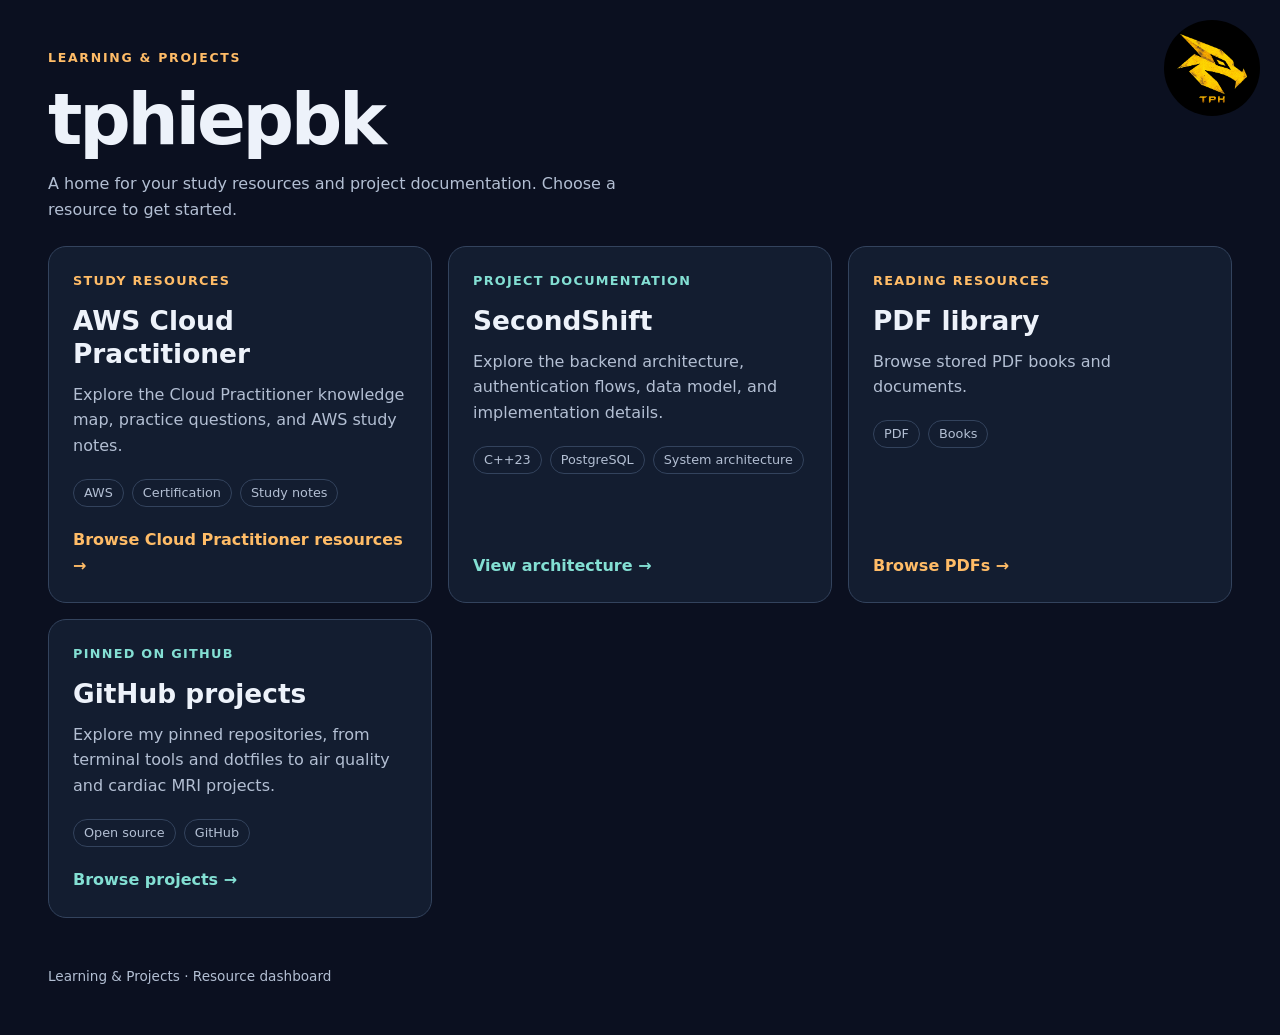
<file: index.html>
<!doctype html>
<html lang="en">
<head>
<meta charset="utf-8">
<meta name="viewport" content="width=device-width, initial-scale=1">
<meta name="color-scheme" content="dark">
<meta name="description" content="A dashboard for pinned GitHub projects, AWS Cloud Practitioner practice, SecondShift architecture documentation, and PDF resources.">
<title>Dashboard — Learning &amp; Projects</title>
<link rel="stylesheet" href="assets/css/main.css?v=20261103-logo-96">
<link rel="icon" type="image/png" href="assets/images/logo.png">
<link rel="stylesheet" href="assets/css/site-layout.css?v=2">
</head>
<body class="dashboard">
<a class="skip" href="#resources">Skip to resources</a>
<header><img class="site-logo" src="assets/images/logo.png" alt="TPH dragon logo" width="96" height="96"><div class="eyebrow">Learning &amp; Projects</div><h1>tphiepbk</h1><p class="intro">A home for your study resources and project documentation. Choose a resource to get started.</p></header>
<main id="resources">
<div class="grid">
<a class="card" href="pages/aws.html"><span class="label">Study resources</span><h2>AWS Cloud Practitioner</h2><p>Explore the Cloud Practitioner knowledge map, practice questions, and AWS study notes.</p><div class="tags"><span>AWS</span><span>Certification</span><span>Study notes</span></div><span class="action">Browse Cloud Practitioner resources <span aria-hidden="true">→</span></span></a>
<a class="card project" href="pages/secondshift-architecture.html"><span class="label">Project documentation</span><h2>SecondShift</h2><p>Explore the backend architecture, authentication flows, data model, and implementation details.</p><div class="tags"><span>C++23</span><span>PostgreSQL</span><span>System architecture</span></div><span class="action">View architecture <span aria-hidden="true">→</span></span></a>
<a class="card" href="pages/pdf-library.html"><span class="label">Reading resources</span><h2>PDF library</h2><p>Browse stored PDF books and documents.</p><div class="tags"><span>PDF</span><span>Books</span></div><span class="action">Browse PDFs <span aria-hidden="true">→</span></span></a>
<a class="card project" href="pages/github-projects.html"><span class="label">Pinned on GitHub</span><h2>GitHub projects</h2><p>Explore my pinned repositories, from terminal tools and dotfiles to air quality and cardiac MRI projects.</p><div class="tags"><span>Open source</span><span>GitHub</span></div><span class="action">Browse projects <span aria-hidden="true">→</span></span></a>
</div>
</main>
<footer>Learning &amp; Projects · Resource dashboard</footer>
</body>
</html>
</file>
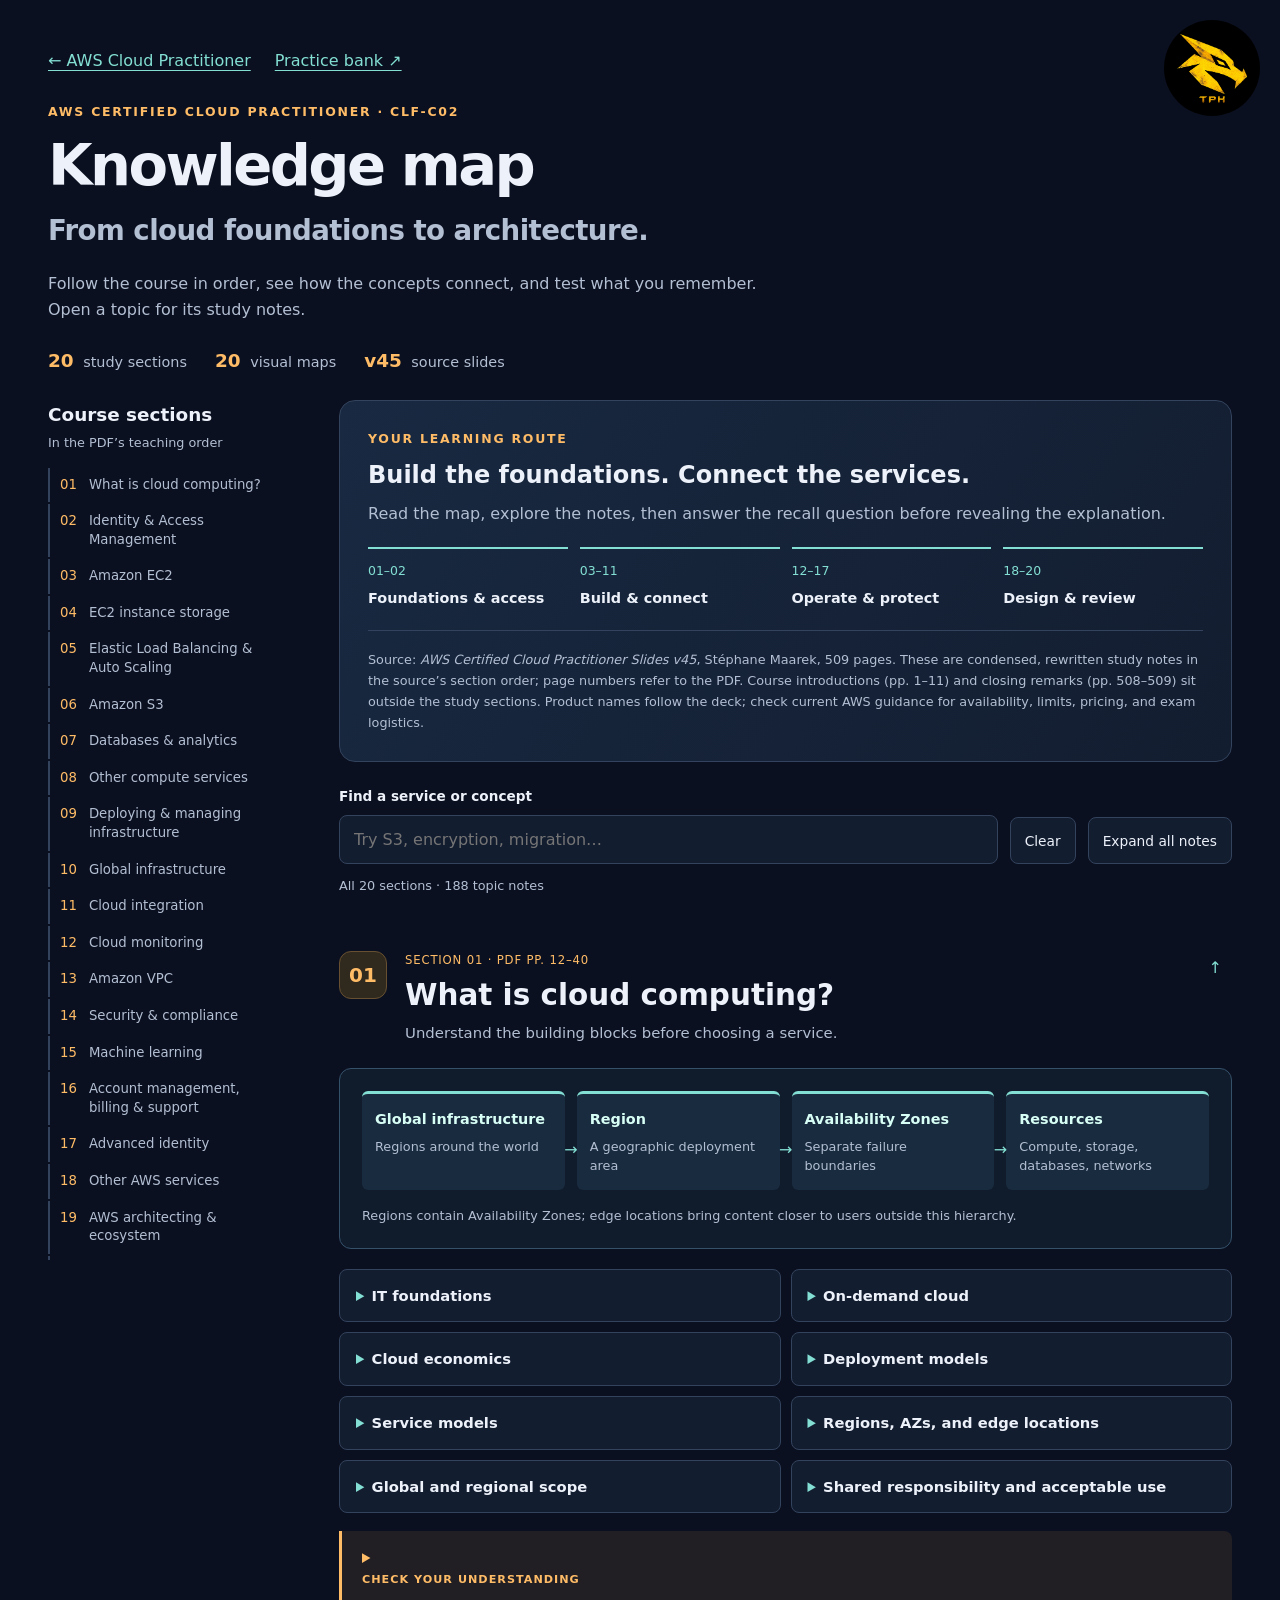
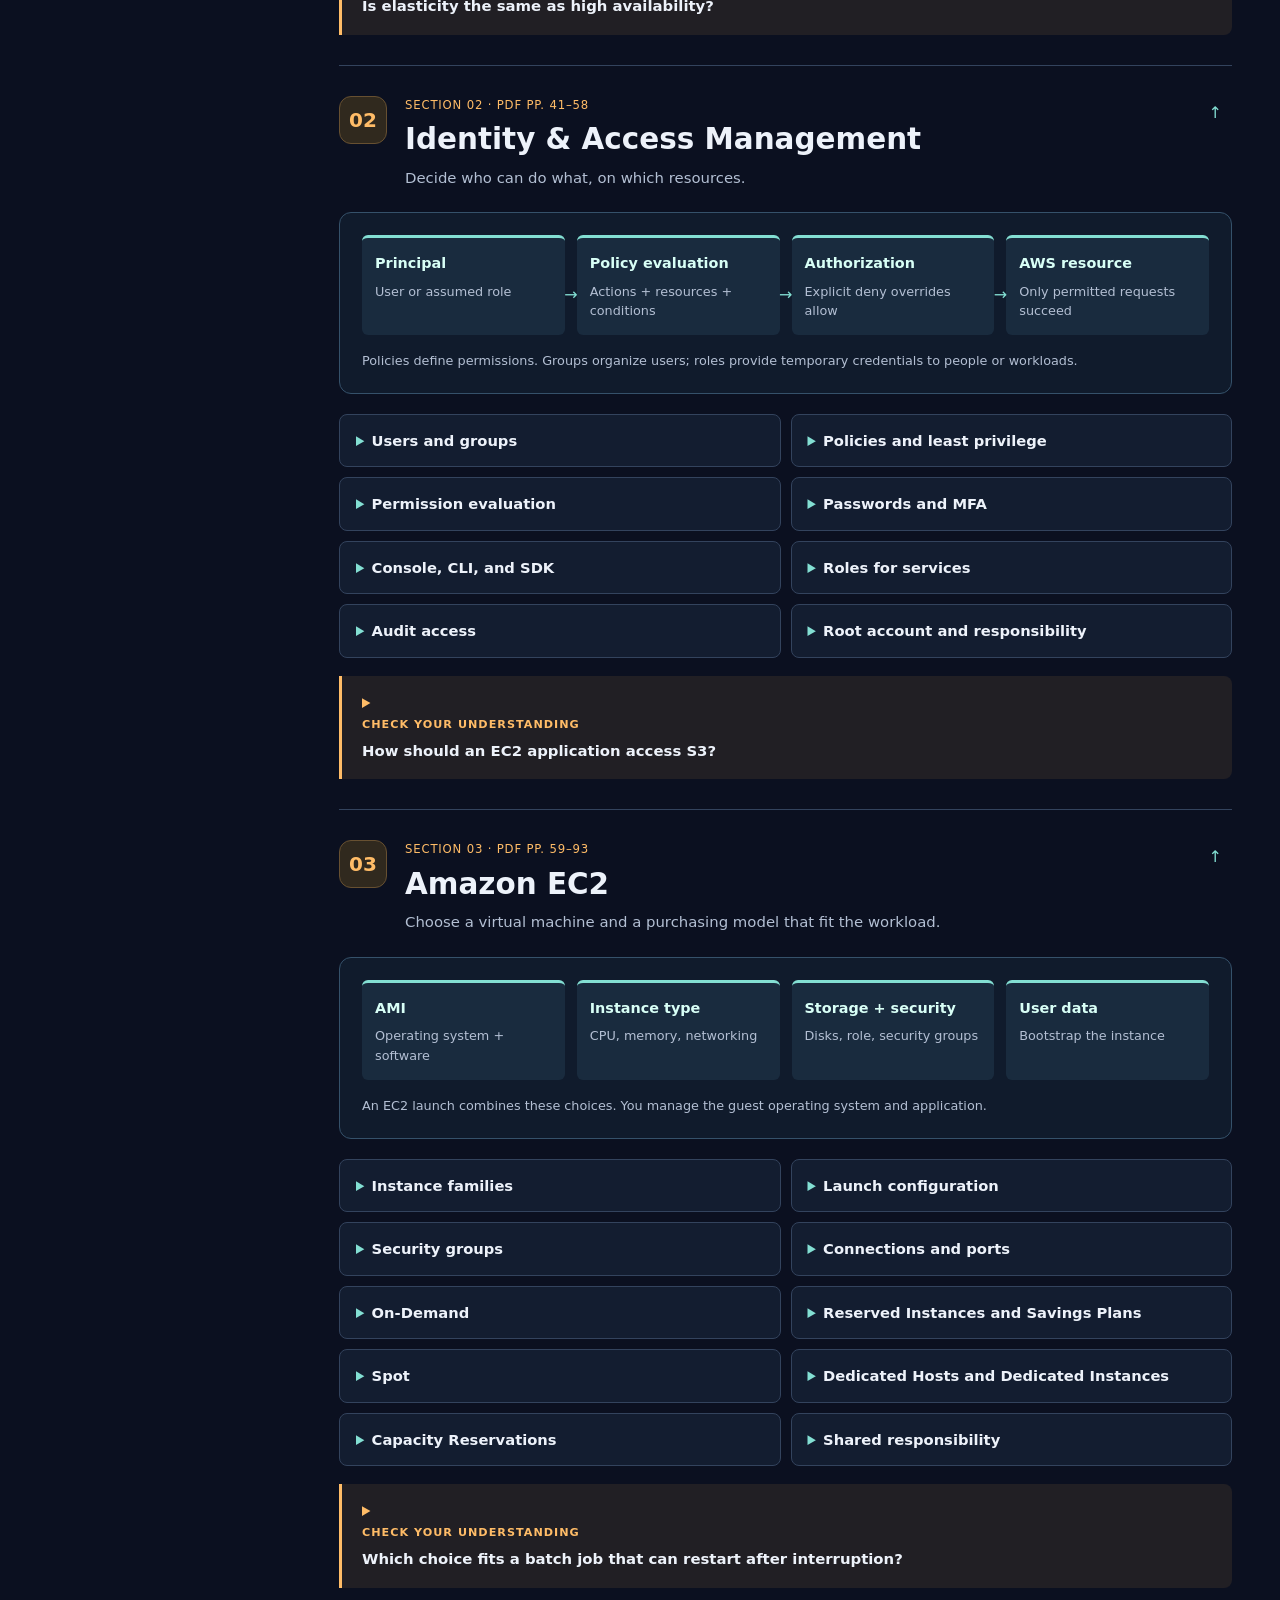
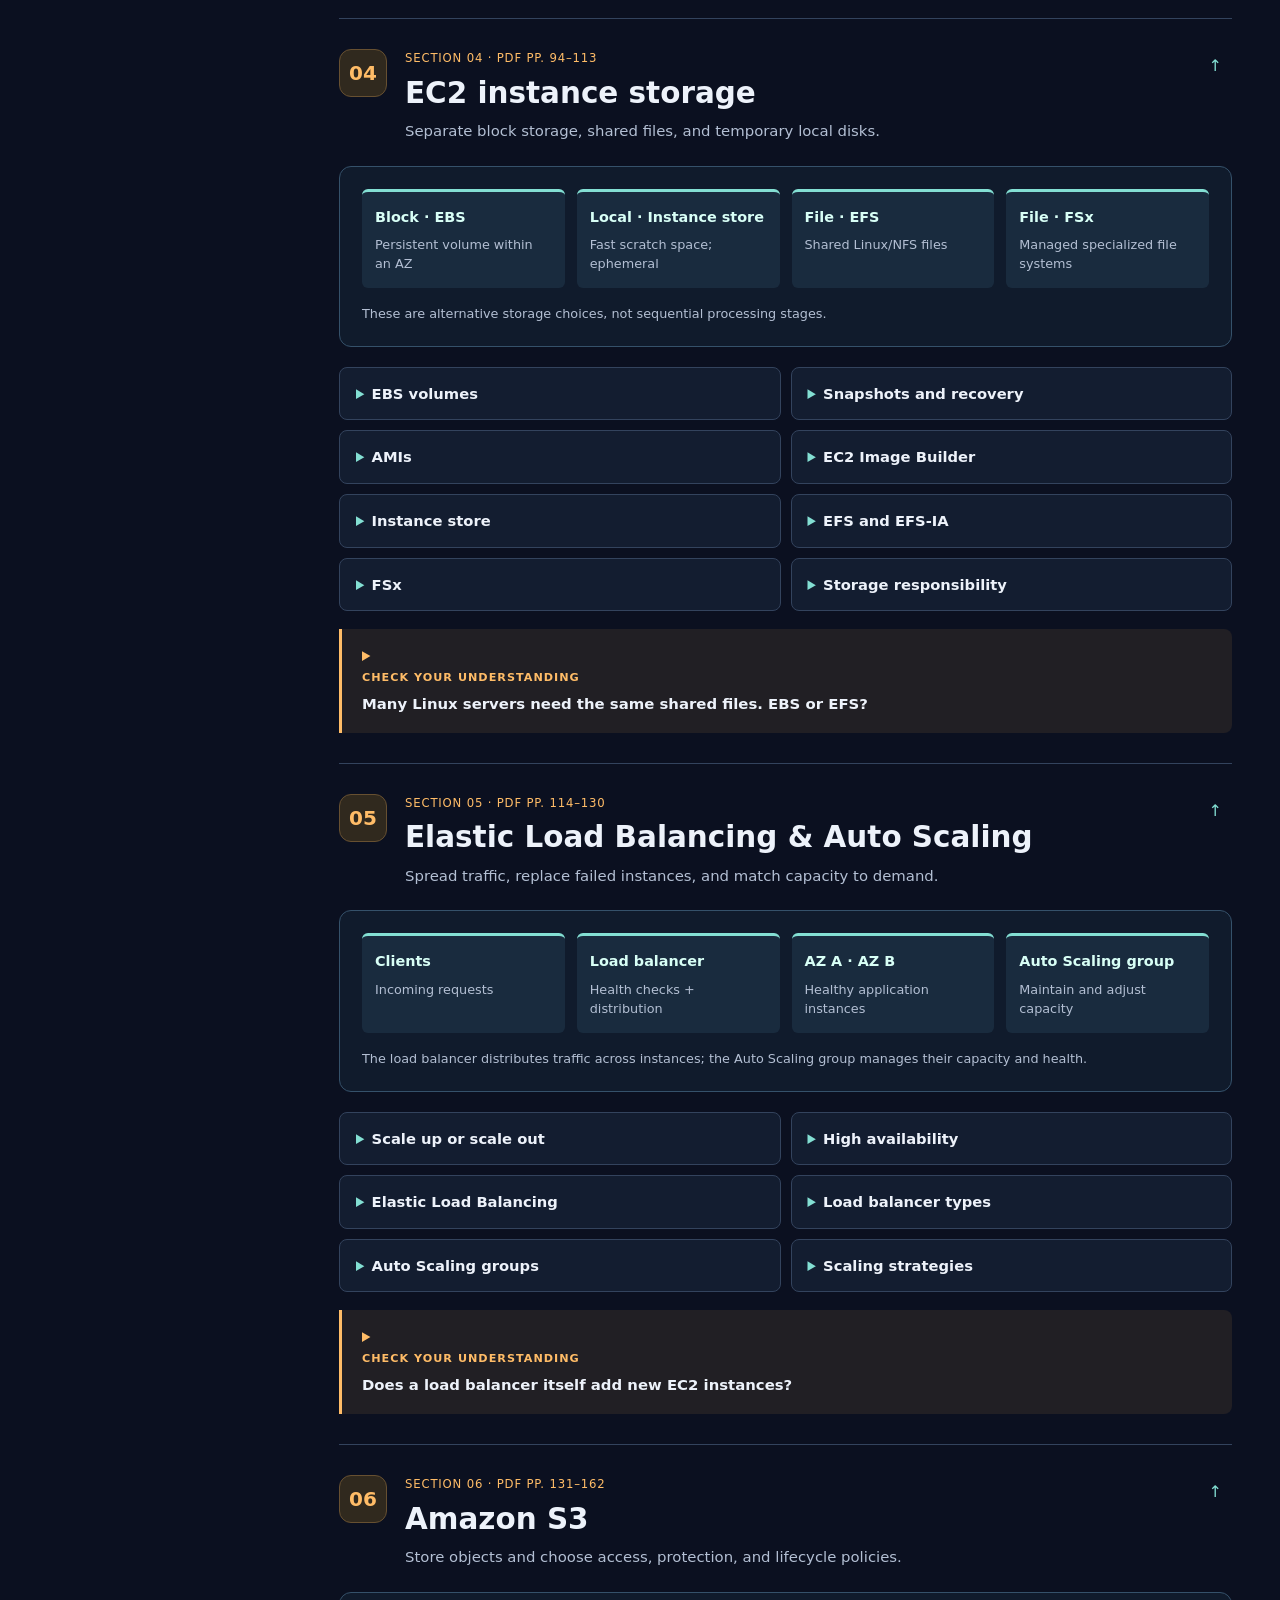
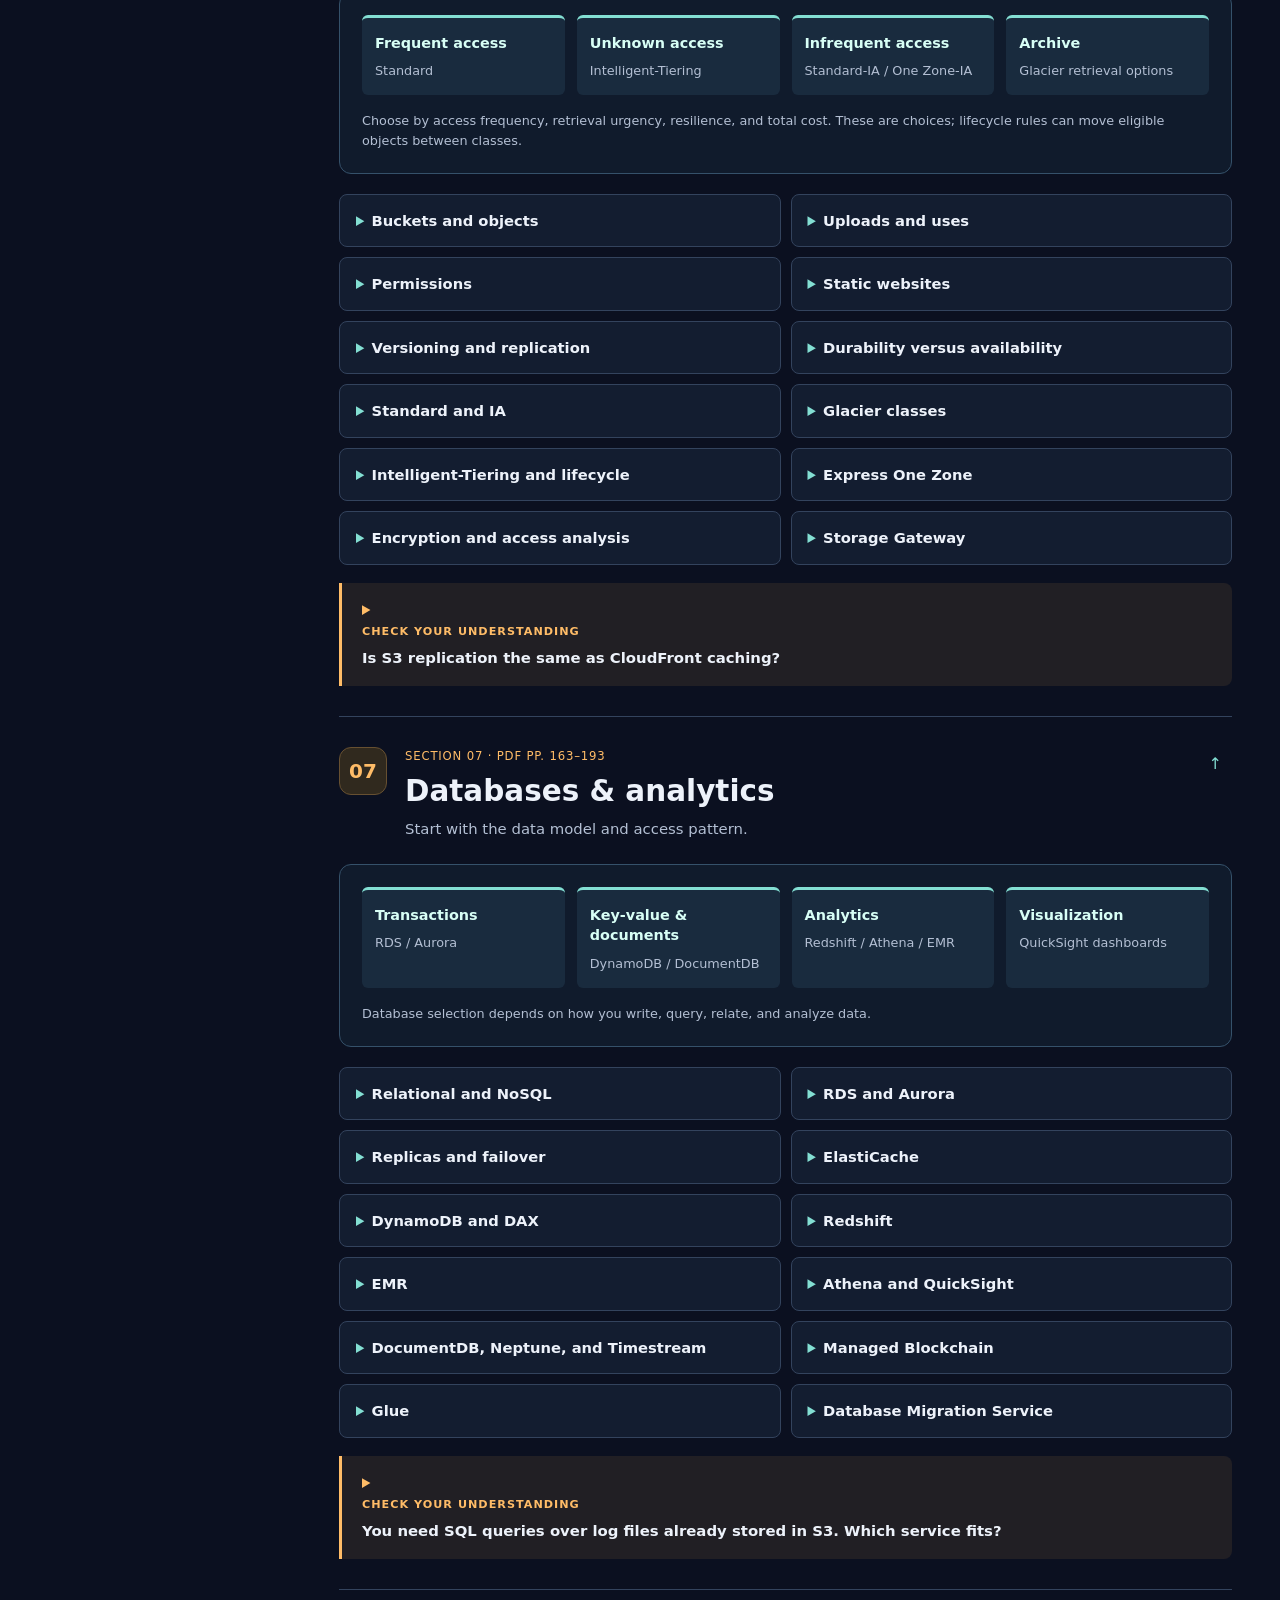
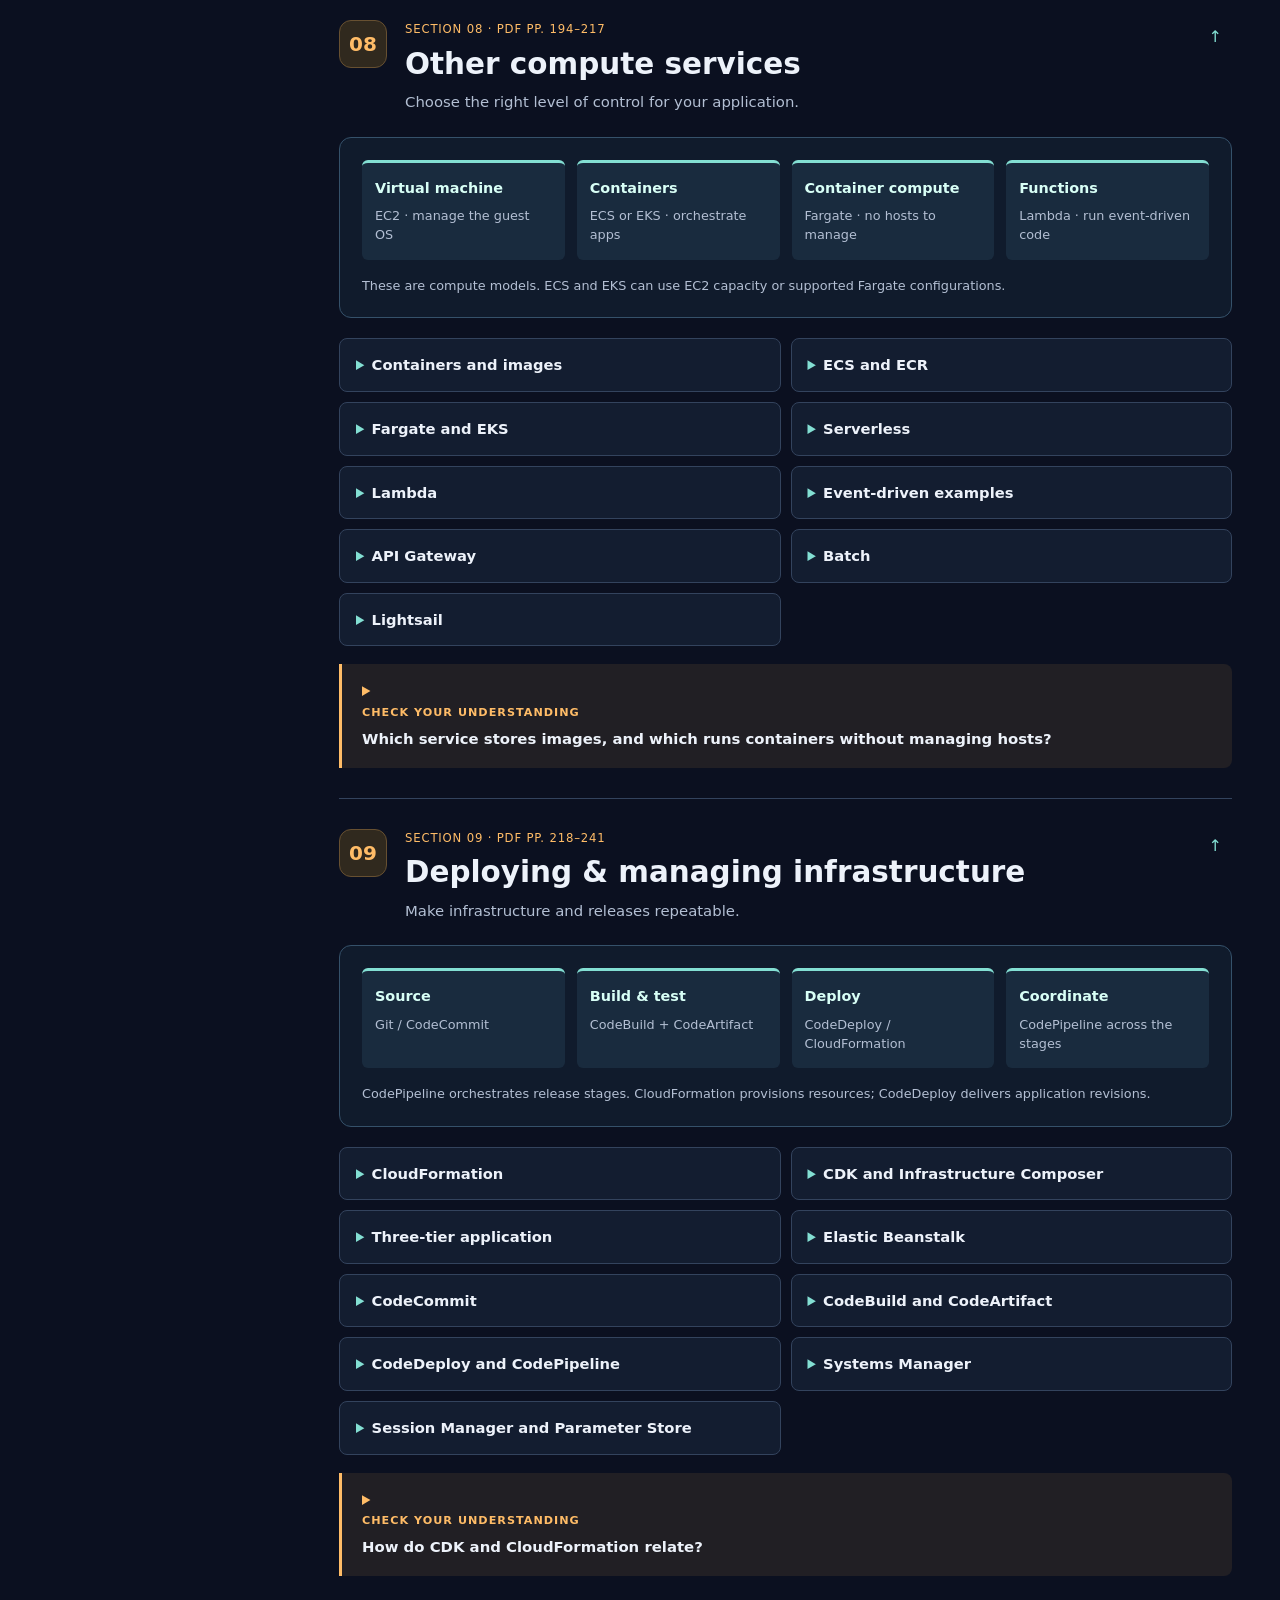
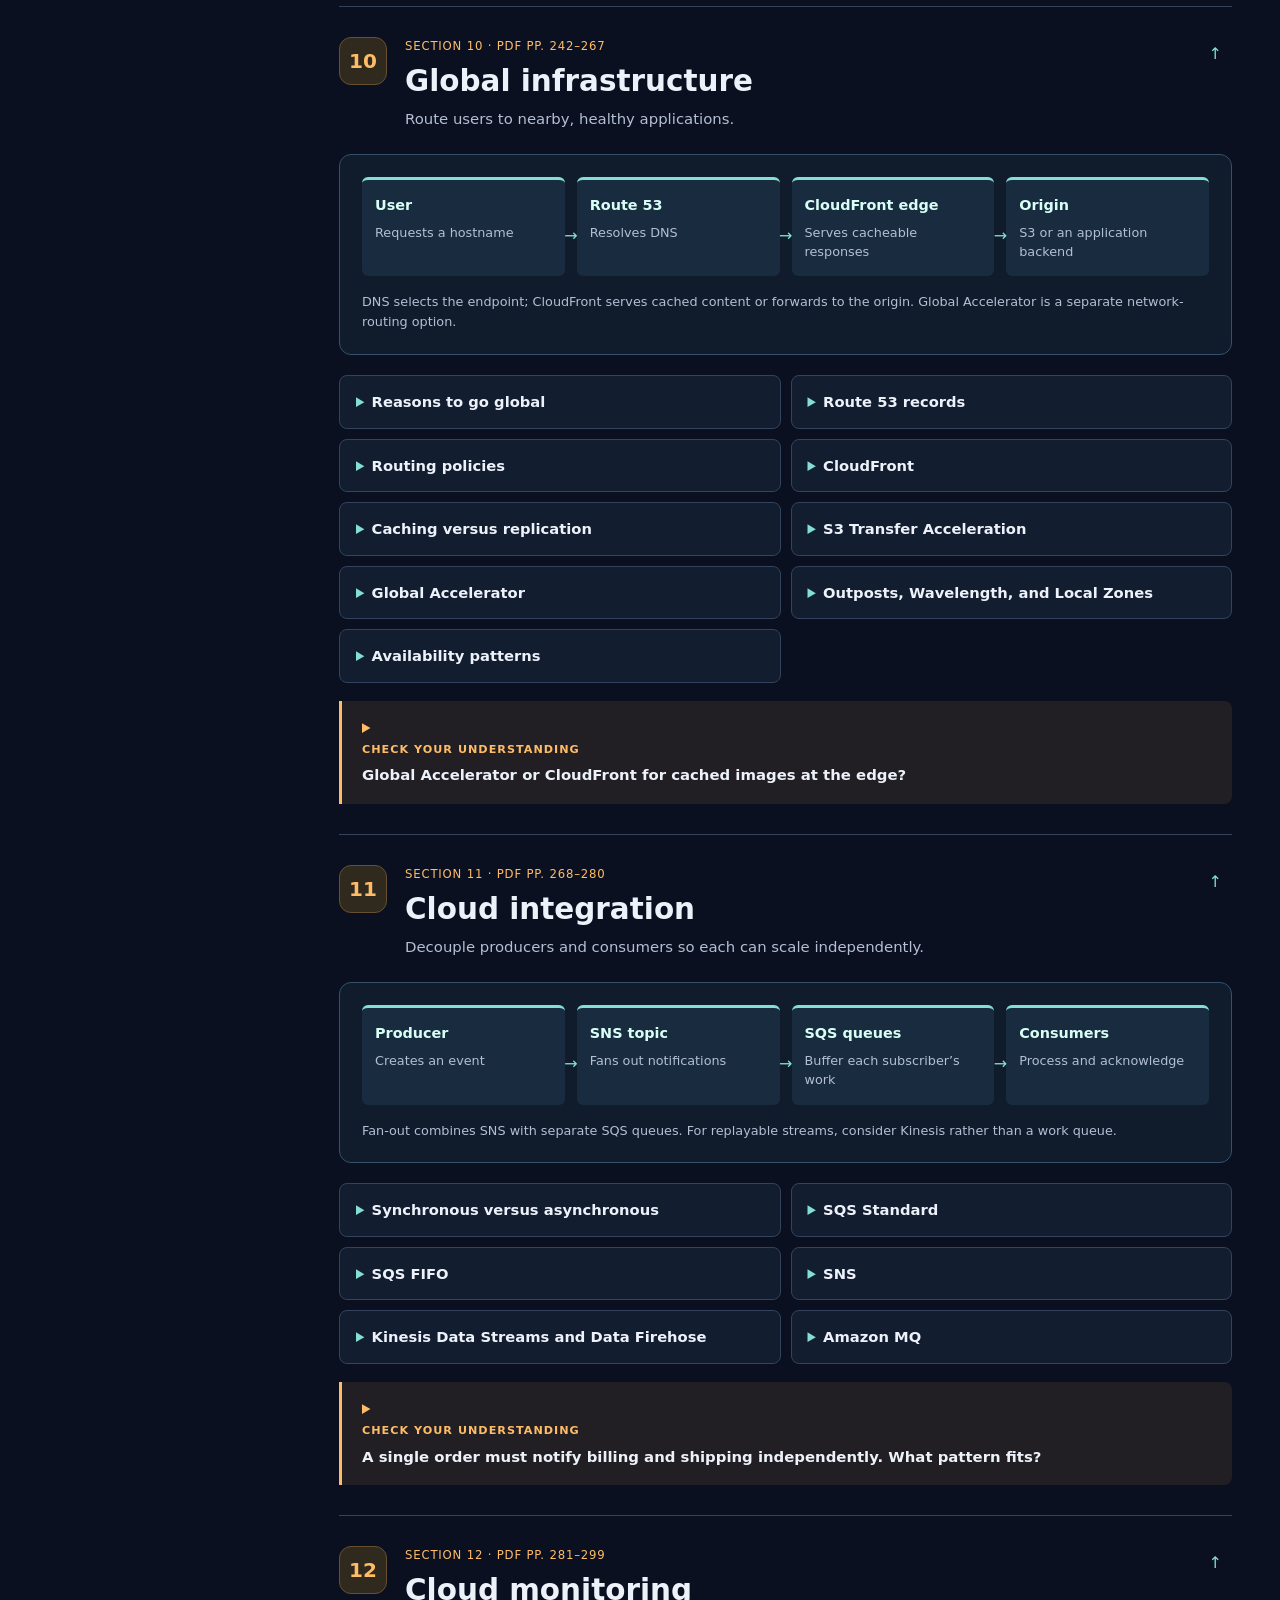
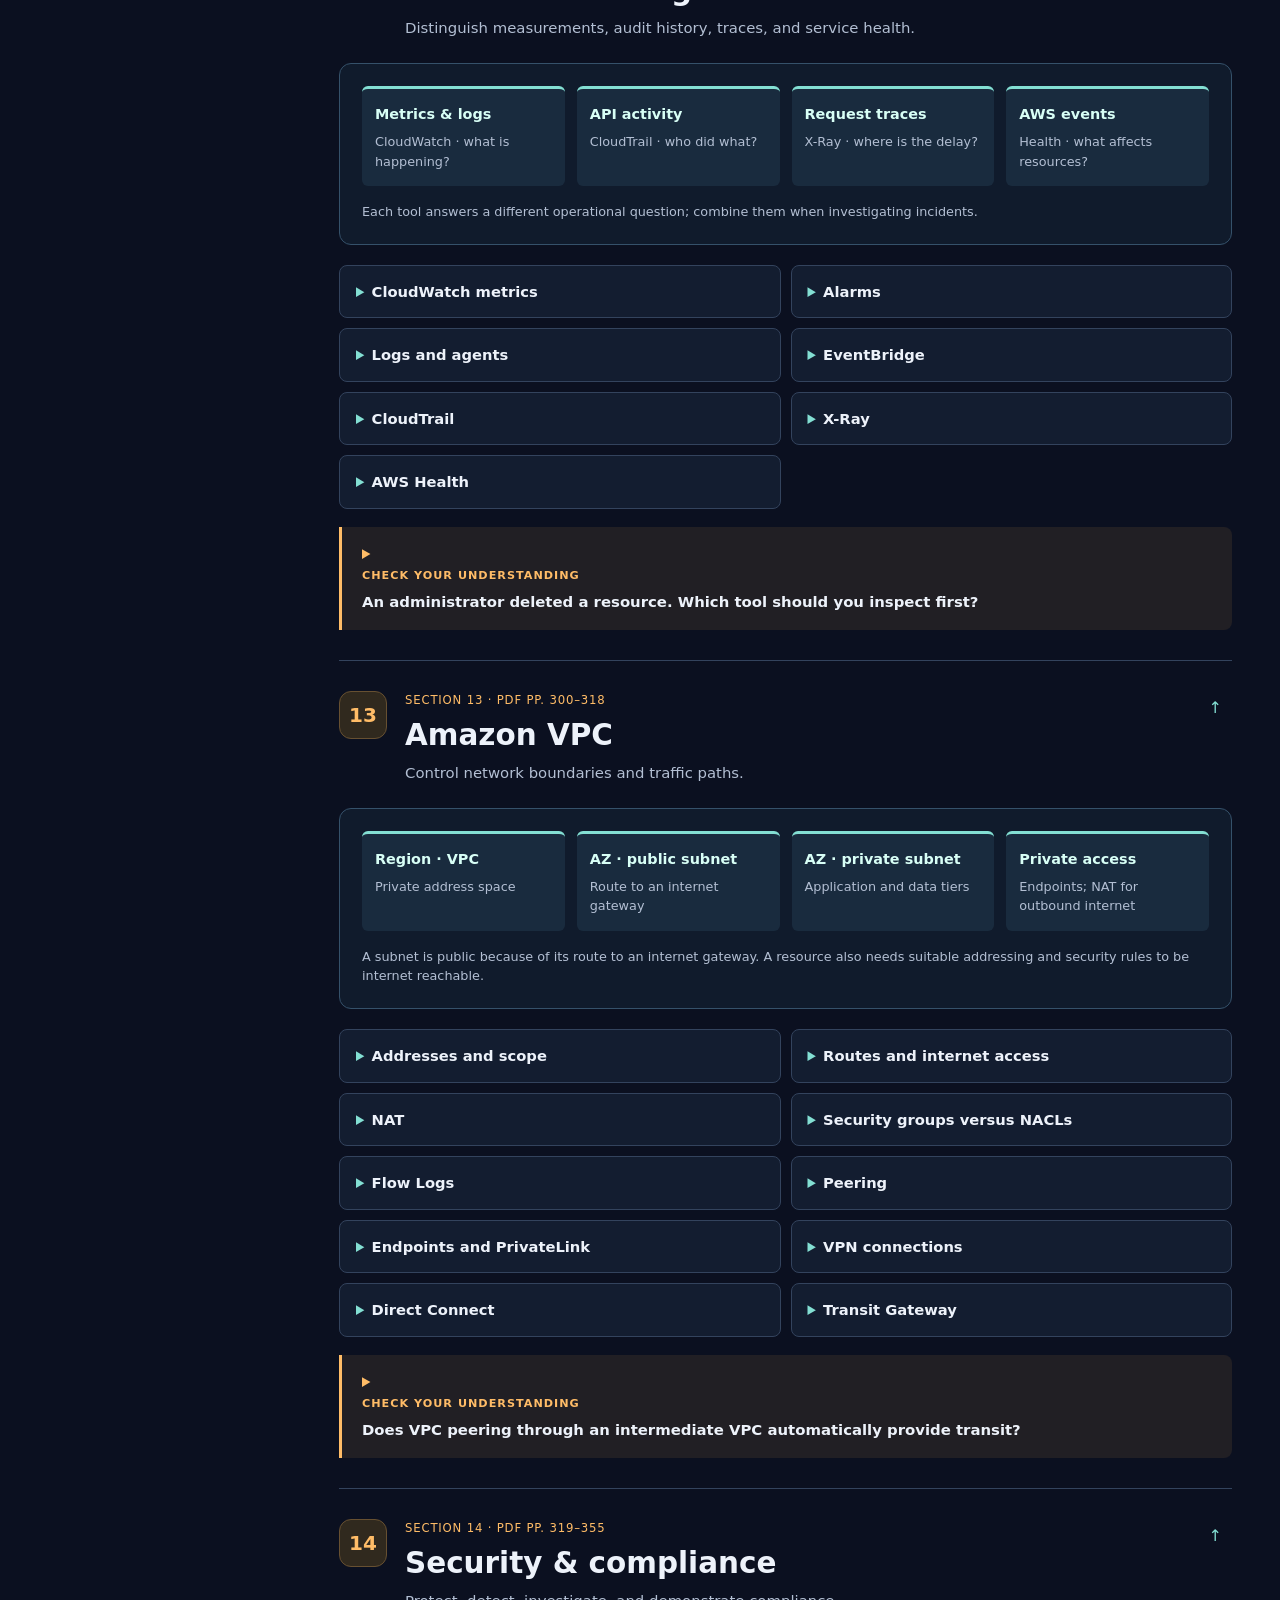
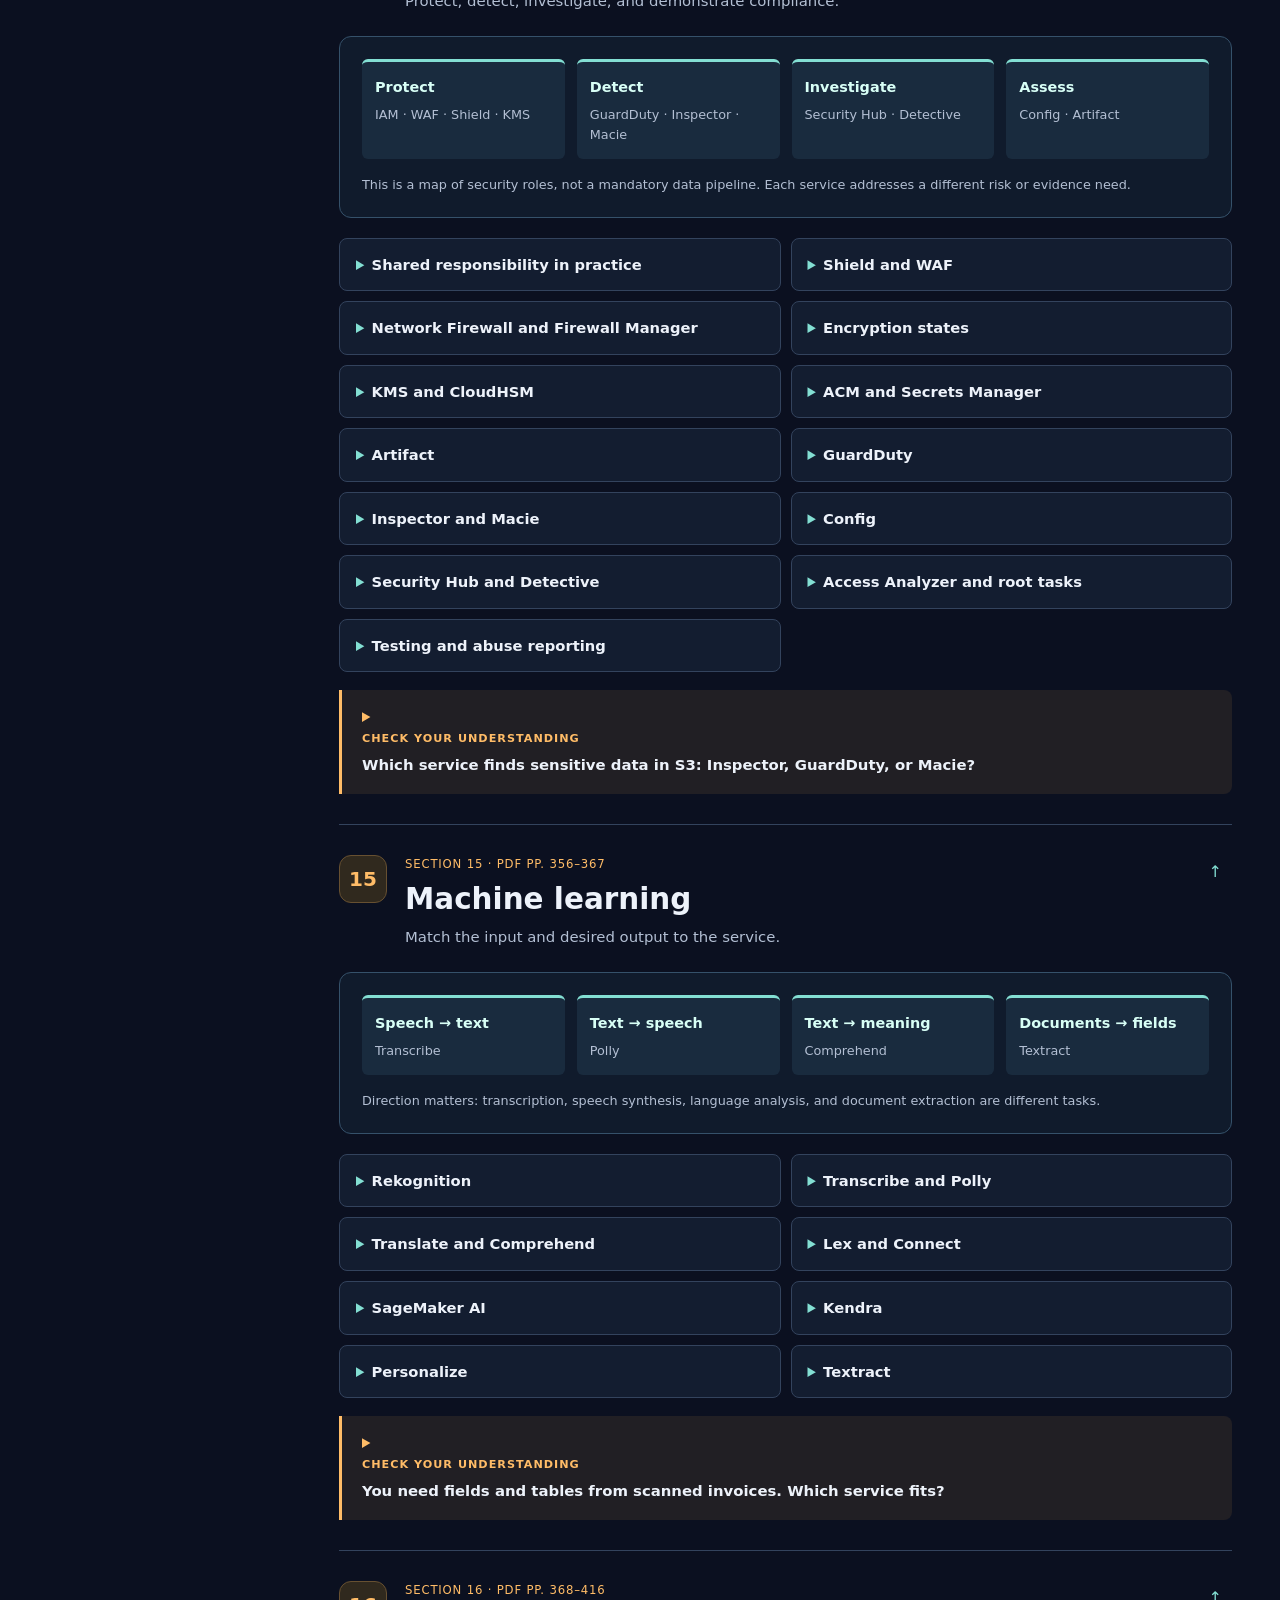
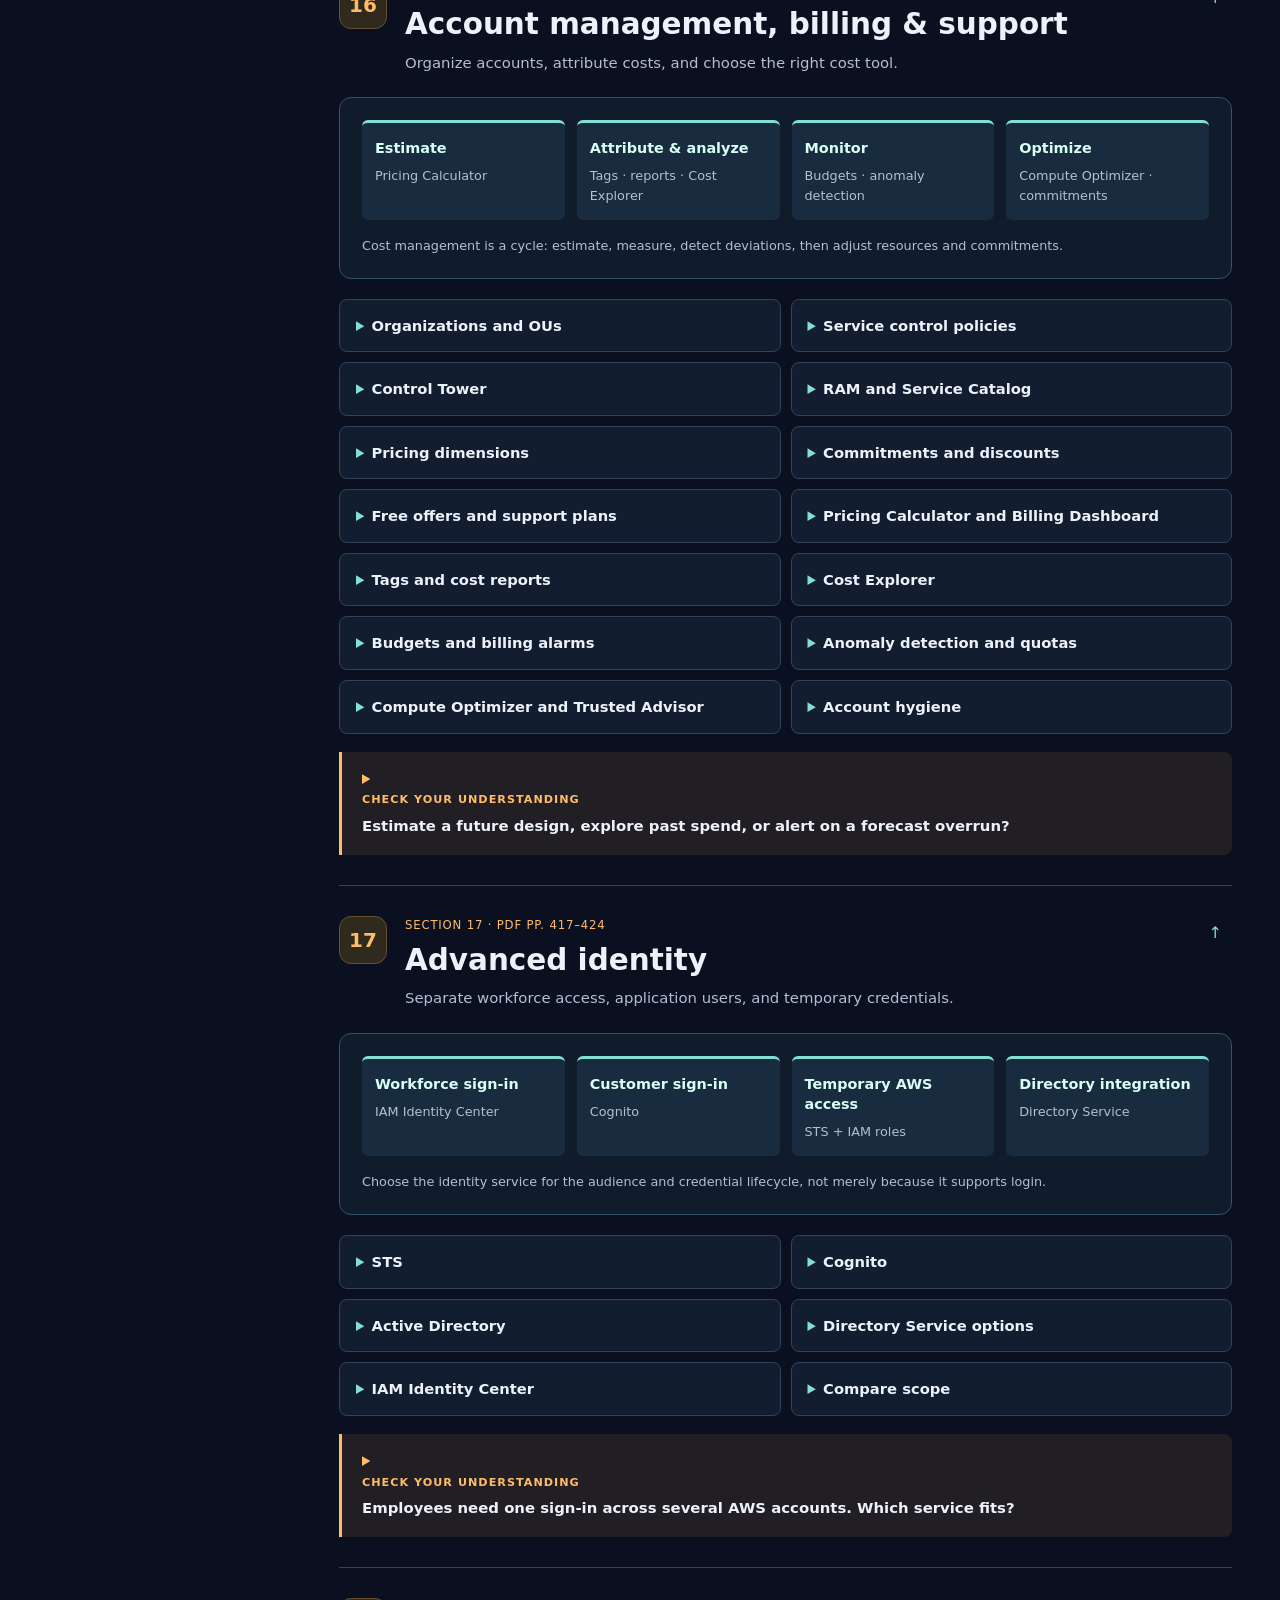
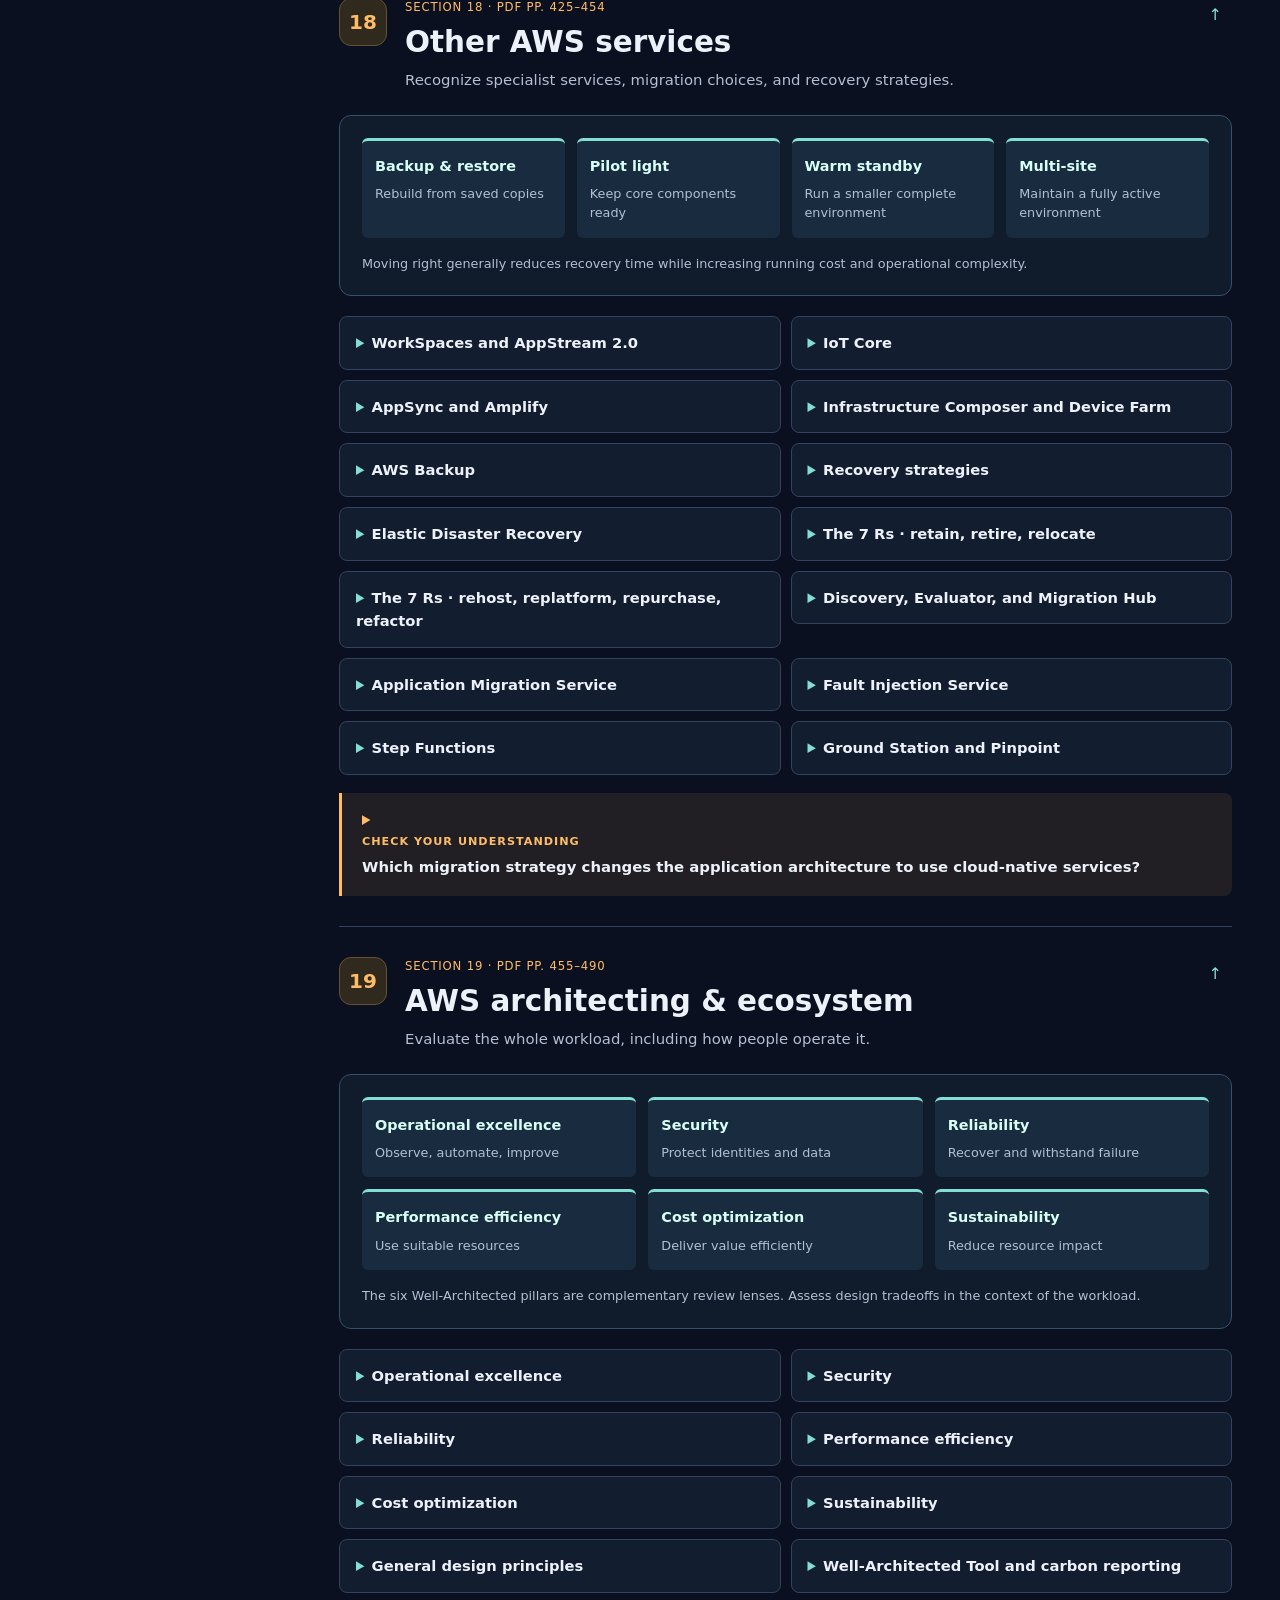
<file: pages/aws-knowledge-map.html>
<!doctype html>
<html lang="en">
<head>
<meta charset="utf-8">
<meta name="viewport" content="width=device-width, initial-scale=1">
<meta name="color-scheme" content="dark">
<meta name="description" content="A visual AWS Cloud Practitioner study guide in 20 sections, with concept maps, service comparisons, and recall questions based on the v45 course slides.">
<title>Knowledge map</title>
<link rel="icon" type="image/png" href="../assets/images/logo.png">
<link rel="stylesheet" href="../assets/css/main.css?v=20261103-logo-96">
<link rel="stylesheet" href="../assets/css/aws-knowledge-map.css?v=1">
<link rel="stylesheet" href="../assets/css/site-layout.css?v=2">
<script src="../assets/js/aws-knowledge-map.js?v=1" defer></script>
</head>
<body id="top">
<a class="skip" href="#study-sections">Skip to study sections</a>
<header>
<img class="site-logo" src="../assets/images/logo.png" alt="TPH dragon logo" width="96" height="96">
<nav class="page-nav" aria-label="Main navigation"><a href="aws.html">← AWS Cloud Practitioner</a><a href="aws-cloud-practitioner.html">Practice bank ↗</a></nav>
<div class="eyebrow">AWS Certified Cloud Practitioner · CLF-C02</div>
<h1>Knowledge map<span>From cloud foundations to architecture.</span></h1>
<p class="intro">Follow the course in order, see how the concepts connect, and test what you remember. Open a topic for its study notes.</p>
<div class="map-stats"><span><b>20</b> study sections</span><span><b>20</b> visual maps</span><span><b>v45</b> source slides</span></div>
</header>
<main>
<div class="study-layout">
<aside class="contents">
<h2>Course sections</h2>
<p>In the PDF’s teaching order</p>
<nav aria-label="Course sections"><ol>
<li><a href="#cloud"><span>01</span>What is cloud computing?</a></li>
<li><a href="#iam"><span>02</span>Identity &amp; Access Management</a></li>
<li><a href="#ec2"><span>03</span>Amazon EC2</a></li>
<li><a href="#instance-storage"><span>04</span>EC2 instance storage</a></li>
<li><a href="#scaling"><span>05</span>Elastic Load Balancing &amp; Auto Scaling</a></li>
<li><a href="#s3"><span>06</span>Amazon S3</a></li>
<li><a href="#databases"><span>07</span>Databases &amp; analytics</a></li>
<li><a href="#compute"><span>08</span>Other compute services</a></li>
<li><a href="#deployment"><span>09</span>Deploying &amp; managing infrastructure</a></li>
<li><a href="#global"><span>10</span>Global infrastructure</a></li>
<li><a href="#integration"><span>11</span>Cloud integration</a></li>
<li><a href="#monitoring"><span>12</span>Cloud monitoring</a></li>
<li><a href="#vpc"><span>13</span>Amazon VPC</a></li>
<li><a href="#security"><span>14</span>Security &amp; compliance</a></li>
<li><a href="#ml"><span>15</span>Machine learning</a></li>
<li><a href="#billing"><span>16</span>Account management, billing &amp; support</a></li>
<li><a href="#identity"><span>17</span>Advanced identity</a></li>
<li><a href="#other"><span>18</span>Other AWS services</a></li>
<li><a href="#architecture"><span>19</span>AWS architecting &amp; ecosystem</a></li>
<li><a href="#exam"><span>20</span>Exam preparation</a></li>
</ol></nav>
<a class="back-top" href="#top">↑ Back to top</a>
</aside>
<div class="study-body">
<section class="guide-intro" aria-labelledby="guide-title">
<div><div class="eyebrow">Your learning route</div><h2 id="guide-title">Build the foundations. Connect the services.</h2>
<p>Read the map, explore the notes, then answer the recall question before revealing the explanation.</p></div>
<ol class="learning-route"><li><a href="#cloud">01–02 <b>Foundations & access</b></a></li><li><a href="#ec2">03–11 <b>Build & connect</b></a></li><li><a href="#monitoring">12–17 <b>Operate & protect</b></a></li><li><a href="#other">18–20 <b>Design & review</b></a></li></ol>
<p class="source-note">Source: <cite>AWS Certified Cloud Practitioner Slides v45</cite>, Stéphane Maarek, 509 pages. These are condensed, rewritten study notes in the source’s section order; page numbers refer to the PDF. Course introductions (pp. 1–11) and closing remarks (pp. 508–509) sit outside the study sections. Product names follow the deck; check current AWS guidance for availability, limits, pricing, and exam logistics.</p>
</section>
<div class="study-controls" hidden>
<div class="search-field"><label for="topic-search">Find a service or concept</label><input type="search" id="topic-search" placeholder="Try S3, encryption, migration…" autocomplete="off" aria-describedby="search-status"></div>
<button type="button" id="clear-search">Clear</button><button type="button" id="expand-notes" aria-pressed="false">Expand all notes</button>
<p id="search-status" role="status" aria-live="polite"></p>
</div>
<div id="study-sections">
<section class="study-section" id="cloud" aria-labelledby="cloud-title">
<div class="section-heading"><span class="section-number" aria-hidden="true">01</span><div><div class="section-meta">Section 01 · PDF pp. 12–40</div><h2 id="cloud-title">What is cloud computing?</h2><p>Understand the building blocks before choosing a service.</p></div><a class="section-top" href="#top" aria-label="Back to top from What is cloud computing?">↑</a></div>
<figure class="concept-map"><ul class="map-nodes">
<li><strong>Global infrastructure</strong><span>Regions around the world</span></li>
<li><strong>Region</strong><span>A geographic deployment area</span></li>
<li><strong>Availability Zones</strong><span>Separate failure boundaries</span></li>
<li><strong>Resources</strong><span>Compute, storage, databases, networks</span></li>
</ul><figcaption>Regions contain Availability Zones; edge locations bring content closer to users outside this hierarchy.</figcaption></figure>
<div class="topic-grid">
<details class="topic"><summary>IT foundations</summary><p>A client requests a service across a network. Servers combine CPU, RAM, storage, and software; IP addresses identify interfaces, routers connect networks, switches connect devices, and DNS resolves names.</p></details>
<details class="topic"><summary>On-demand cloud</summary><p>Provision resources through a service provider and pay for measured usage. Self-service, network access, pooled resources, elasticity, and metering distinguish cloud computing from simply owning remote servers.</p></details>
<details class="topic"><summary>Cloud economics</summary><p>Exchange large upfront hardware purchases (CapEx) for operating expenditure (OpEx). Economies of scale, demand-based capacity, faster experimentation, less data-center work, and global reach are the core benefits.</p></details>
<details class="topic"><summary>Deployment models</summary><p>Public cloud uses a provider’s infrastructure; private cloud serves one organization; hybrid combines on-premises and cloud resources. Choose according to control, integration, and residency needs.</p></details>
<details class="topic"><summary>Service models</summary><p>IaaS provides infrastructure such as EC2; you manage the operating system and application. PaaS, such as Elastic Beanstalk, manages more of the platform. SaaS provides a finished application. Responsibility shifts as management moves to the provider.</p></details>
<details class="topic"><summary>Regions, AZs, and edge locations</summary><p>A Region contains isolated Availability Zones (each with one or more data centers). Choose Regions by residency requirements, customer proximity, service availability, and cost. Edge locations support delivery near users; they are not interchangeable with Regions.</p></details>
<details class="topic"><summary>Global and regional scope</summary><p>IAM and Route 53 are examples of global services. EC2 and RDS deployments are regional. S3 buckets live in a Region even though the console presents a global view.</p></details>
<details class="topic"><summary>Shared responsibility and acceptable use</summary><p>AWS protects the infrastructure of the cloud. Customers protect their data, identities, and service configuration in the cloud. The precise split depends on the service. The acceptable-use policy governs permitted use.</p></details>
</div>
<details class="recall"><summary><span>Check your understanding</span>Is elasticity the same as high availability?</summary><p>No. Elasticity adjusts capacity to demand; high availability keeps a workload accessible despite failures.</p></details>
</section>
<section class="study-section" id="iam" aria-labelledby="iam-title">
<div class="section-heading"><span class="section-number" aria-hidden="true">02</span><div><div class="section-meta">Section 02 · PDF pp. 41–58</div><h2 id="iam-title">Identity &amp; Access Management</h2><p>Decide who can do what, on which resources.</p></div><a class="section-top" href="#top" aria-label="Back to top from Identity &amp; Access Management">↑</a></div>
<figure class="concept-map"><ul class="map-nodes">
<li><strong>Principal</strong><span>User or assumed role</span></li>
<li><strong>Policy evaluation</strong><span>Actions + resources + conditions</span></li>
<li><strong>Authorization</strong><span>Explicit deny overrides allow</span></li>
<li><strong>AWS resource</strong><span>Only permitted requests succeed</span></li>
</ul><figcaption>Policies define permissions. Groups organize users; roles provide temporary credentials to people or workloads.</figcaption></figure>
<div class="topic-grid">
<details class="topic"><summary>Users and groups</summary><p>An IAM user represents an identity in an account. Groups collect users with common permissions; groups do not contain other groups. Prefer federation and temporary credentials for routine access where possible.</p></details>
<details class="topic"><summary>Policies and least privilege</summary><p>Policies describe allowed or denied actions on resources, optionally with conditions. Common fields include Effect, Action, Resource, and Condition; resource policies can name a Principal. Start with only the permissions the task needs.</p></details>
<details class="topic"><summary>Permission evaluation</summary><p>Access starts implicitly denied. Applicable policies must permit it; explicit deny wins. Account guardrails and other policy types can further restrict access. A group policy is inherited by its members.</p></details>
<details class="topic"><summary>Passwords and MFA</summary><p>Protect sign-in with a strong password policy and multi-factor authentication. MFA combines something you know with another factor such as an authenticator or hardware security key.</p></details>
<details class="topic"><summary>Console, CLI, and SDK</summary><p>The console is a web interface; the CLI runs commands; SDKs let applications call AWS APIs. Programmatic credentials are sensitive. Do not embed or share access keys; use temporary credentials or workload roles.</p></details>
<details class="topic"><summary>Roles for services</summary><p>An EC2 instance or Lambda function assumes a role to call other AWS services. Assign a role instead of storing a person’s access keys on the server.</p></details>
<details class="topic"><summary>Audit access</summary><p>The IAM credentials report summarizes credential status across account users. Access Advisor shows service access information to help reduce unnecessary permissions.</p></details>
<details class="topic"><summary>Root account and responsibility</summary><p>Protect root access with MFA and reserve it for tasks that require it. AWS operates IAM infrastructure; you manage identities, credentials, policies, and access reviews.</p></details>
</div>
<details class="recall"><summary><span>Check your understanding</span>How should an EC2 application access S3?</summary><p>Attach an IAM role with the necessary S3 permissions to the instance; avoid hard-coded access keys.</p></details>
</section>
<section class="study-section" id="ec2" aria-labelledby="ec2-title">
<div class="section-heading"><span class="section-number" aria-hidden="true">03</span><div><div class="section-meta">Section 03 · PDF pp. 59–93</div><h2 id="ec2-title">Amazon EC2</h2><p>Choose a virtual machine and a purchasing model that fit the workload.</p></div><a class="section-top" href="#top" aria-label="Back to top from Amazon EC2">↑</a></div>
<figure class="concept-map"><ul class="map-nodes">
<li><strong>AMI</strong><span>Operating system + software</span></li>
<li><strong>Instance type</strong><span>CPU, memory, networking</span></li>
<li><strong>Storage + security</strong><span>Disks, role, security groups</span></li>
<li><strong>User data</strong><span>Bootstrap the instance</span></li>
</ul><figcaption>An EC2 launch combines these choices. You manage the guest operating system and application.</figcaption></figure>
<div class="topic-grid">
<details class="topic"><summary>Instance families</summary><p>General-purpose instances balance resources; compute-optimized instances suit CPU-heavy work; memory-optimized instances suit large working sets; storage-optimized instances suit intensive local I/O. Match the workload rather than buying the largest size.</p></details>
<details class="topic"><summary>Launch configuration</summary><p>Choose an AMI, instance type, storage, network, security groups, and IAM role. User data can bootstrap software at first launch; scripts commonly run with elevated privileges.</p></details>
<details class="topic"><summary>Security groups</summary><p>Stateful allow rules protect network interfaces. Return traffic for an allowed connection is permitted automatically. Reference CIDRs or other security groups; avoid opening administration ports to everyone.</p></details>
<details class="topic"><summary>Connections and ports</summary><p>SSH commonly uses TCP 22, RDP 3389, HTTP 80, HTTPS 443, and FTP 21. EC2 Instance Connect supports managed SSH access. A connection timeout often suggests networking or firewall configuration; connection refusal may mean no service is listening.</p></details>
<details class="topic"><summary>On-Demand</summary><p>Use without a long-term commitment for uncertain or short-lived demand. You pay for the resources you run according to the applicable billing model.</p></details>
<details class="topic"><summary>Reserved Instances and Savings Plans</summary><p>Reserved Instances provide discounts tied to specified instance attributes; Standard and Convertible offer different flexibility. Savings Plans commit to an hourly spend for a term. Compute Savings Plans are broader than EC2 Instance Savings Plans.</p></details>
<details class="topic"><summary>Spot</summary><p>Use spare capacity for interruptible work such as batch jobs or flexible processing. Design for interruption and retry; do not treat capacity as guaranteed.</p></details>
<details class="topic"><summary>Dedicated Hosts and Dedicated Instances</summary><p>A Dedicated Host gives control over a physical server and can address host-bound licensing. Dedicated Instances isolate tenancy on hardware without the same placement and host visibility.</p></details>
<details class="topic"><summary>Capacity Reservations</summary><p>Reserve capacity in a particular AZ. A capacity reservation alone is not a discount and can incur charges while unused; capacity assurance and billing discounts solve different problems.</p></details>
<details class="topic"><summary>Shared responsibility</summary><p>AWS maintains facilities, physical hardware, and virtualization. You patch the guest OS, configure network access, secure application data, and maintain installed software.</p></details>
</div>
<details class="recall"><summary><span>Check your understanding</span>Which choice fits a batch job that can restart after interruption?</summary><p>Spot capacity, with checkpointing or retries. A critical uninterrupted workload needs a different capacity strategy.</p></details>
</section>
<section class="study-section" id="instance-storage" aria-labelledby="instance-storage-title">
<div class="section-heading"><span class="section-number" aria-hidden="true">04</span><div><div class="section-meta">Section 04 · PDF pp. 94–113</div><h2 id="instance-storage-title">EC2 instance storage</h2><p>Separate block storage, shared files, and temporary local disks.</p></div><a class="section-top" href="#top" aria-label="Back to top from EC2 instance storage">↑</a></div>
<figure class="concept-map"><ul class="map-nodes">
<li><strong>Block · EBS</strong><span>Persistent volume within an AZ</span></li>
<li><strong>Local · Instance store</strong><span>Fast scratch space; ephemeral</span></li>
<li><strong>File · EFS</strong><span>Shared Linux/NFS files</span></li>
<li><strong>File · FSx</strong><span>Managed specialized file systems</span></li>
</ul><figcaption>These are alternative storage choices, not sequential processing stages.</figcaption></figure>
<div class="topic-grid">
<details class="topic"><summary>EBS volumes</summary><p>Network-attached block storage for EC2, scoped to an Availability Zone. Provision capacity and performance. Data can outlive an instance, but the delete-on-termination setting determines whether a volume is deleted with it.</p></details>
<details class="topic"><summary>Snapshots and recovery</summary><p>EBS snapshots back up volumes and enable restoration or copying to another AZ or Region. Snapshot Archive targets infrequent recovery; Recycle Bin retention rules can protect against accidental deletion. Plan application-consistent backups.</p></details>
<details class="topic"><summary>AMIs</summary><p>An Amazon Machine Image packages launch information such as an OS and installed software. Create a reusable image from a configured instance; AMIs are regional and can be copied. Public, private, and Marketplace images serve different needs.</p></details>
<details class="topic"><summary>EC2 Image Builder</summary><p>Automate building, testing, and distributing machine or container images. Image maintenance is an ongoing process, not a one-time copy.</p></details>
<details class="topic"><summary>Instance store</summary><p>Local hardware storage provides fast I/O for caches, buffers, and scratch data. Data can disappear on stop, termination, or host failure; it must not be the only copy of durable information.</p></details>
<details class="topic"><summary>EFS and EFS-IA</summary><p>EFS provides shared NFS files for Linux clients, with regional deployments spanning AZs. Lifecycle policies move infrequently accessed files to lower-cost tiers. Shared files differ from an EBS disk attached to a machine.</p></details>
<details class="topic"><summary>FSx</summary><p>FSx provides managed file systems. Windows File Server supports SMB and Active Directory integration; Lustre targets high-performance computing and integrates with S3. The slides also identify NetApp ONTAP as an FSx option.</p></details>
<details class="topic"><summary>Storage responsibility</summary><p>AWS runs the storage infrastructure. You choose encryption, permissions, backup policies, retention, and the right durability model for your data.</p></details>
</div>
<details class="recall"><summary><span>Check your understanding</span>Many Linux servers need the same shared files. EBS or EFS?</summary><p>EFS is the shared-file choice. EBS is block storage scoped to an AZ; it is not a general shared NFS file system.</p></details>
</section>
<section class="study-section" id="scaling" aria-labelledby="scaling-title">
<div class="section-heading"><span class="section-number" aria-hidden="true">05</span><div><div class="section-meta">Section 05 · PDF pp. 114–130</div><h2 id="scaling-title">Elastic Load Balancing &amp; Auto Scaling</h2><p>Spread traffic, replace failed instances, and match capacity to demand.</p></div><a class="section-top" href="#top" aria-label="Back to top from Elastic Load Balancing &amp; Auto Scaling">↑</a></div>
<figure class="concept-map"><ul class="map-nodes">
<li><strong>Clients</strong><span>Incoming requests</span></li>
<li><strong>Load balancer</strong><span>Health checks + distribution</span></li>
<li><strong>AZ A · AZ B</strong><span>Healthy application instances</span></li>
<li><strong>Auto Scaling group</strong><span>Maintain and adjust capacity</span></li>
</ul><figcaption>The load balancer distributes traffic across instances; the Auto Scaling group manages their capacity and health.</figcaption></figure>
<div class="topic-grid">
<details class="topic"><summary>Scale up or scale out</summary><p>Vertical scaling increases one machine’s size; horizontal scaling adds machines. Elasticity adjusts capacity as demand changes. Agility is the speed of provisioning and experimentation.</p></details>
<details class="topic"><summary>High availability</summary><p>Distribute the workload across AZs so one failure boundary does not take down the entire service. Adding servers in a single AZ improves capacity but does not protect against losing that AZ.</p></details>
<details class="topic"><summary>Elastic Load Balancing</summary><p>Provides a managed entry point, distributes requests, and checks target health. TLS termination and multi-AZ deployment reduce application and operations work.</p></details>
<details class="topic"><summary>Load balancer types</summary><p>Application Load Balancer routes HTTP/HTTPS traffic at layer 7. Network Load Balancer handles transport-level TCP/UDP traffic. Gateway Load Balancer inserts network appliances. Classic Load Balancer appears in the slides as the older generation.</p></details>
<details class="topic"><summary>Auto Scaling groups</summary><p>Set minimum, desired, and maximum capacity. An ASG launches or terminates instances and replaces unhealthy members; integration with a load balancer registers targets.</p></details>
<details class="topic"><summary>Scaling strategies</summary><p>Manual changes set capacity directly. Step policies react to thresholds; target tracking maintains a metric target. Scheduled scaling handles known events; predictive scaling forecasts recurring demand.</p></details>
</div>
<details class="recall"><summary><span>Check your understanding</span>Does a load balancer itself add new EC2 instances?</summary><p>No. It distributes traffic. An Auto Scaling group adds, removes, and replaces instances.</p></details>
</section>
<section class="study-section" id="s3" aria-labelledby="s3-title">
<div class="section-heading"><span class="section-number" aria-hidden="true">06</span><div><div class="section-meta">Section 06 · PDF pp. 131–162</div><h2 id="s3-title">Amazon S3</h2><p>Store objects and choose access, protection, and lifecycle policies.</p></div><a class="section-top" href="#top" aria-label="Back to top from Amazon S3">↑</a></div>
<figure class="concept-map"><ul class="map-nodes">
<li><strong>Frequent access</strong><span>Standard</span></li>
<li><strong>Unknown access</strong><span>Intelligent-Tiering</span></li>
<li><strong>Infrequent access</strong><span>Standard-IA / One Zone-IA</span></li>
<li><strong>Archive</strong><span>Glacier retrieval options</span></li>
</ul><figcaption>Choose by access frequency, retrieval urgency, resilience, and total cost. These are choices; lifecycle rules can move eligible objects between classes.</figcaption></figure>
<div class="topic-grid">
<details class="topic"><summary>Buckets and objects</summary><p>A bucket belongs to a Region. Objects have a key, content, metadata, optional tags, and optional version ID. Prefixes resemble folders but form part of the object key. Bucket naming rules depend on the bucket type and namespace.</p></details>
<details class="topic"><summary>Uploads and uses</summary><p>S3 supports backups, media, data lakes, software distribution, and static content. Multipart uploads split large objects into parts. Object storage is different from a mounted block device or shared file system.</p></details>
<details class="topic"><summary>Permissions</summary><p>IAM policies govern identities; bucket policies govern resource access, including cross-account access. Block Public Access helps prevent unintended exposure. ACLs are an older access-control mechanism; evaluate explicit denies and all applicable controls.</p></details>
<details class="topic"><summary>Static websites</summary><p>S3 can serve static website content. Website endpoints have different access and HTTPS characteristics from the S3 REST endpoint; CloudFront can provide HTTPS delivery with an appropriately configured origin.</p></details>
<details class="topic"><summary>Versioning and replication</summary><p>Versioning preserves object revisions and helps recover from accidental changes or deletes. SRR copies within a Region; CRR copies across Regions. Replication is asynchronous and requires versioning and appropriate permissions; existing objects need separate handling.</p></details>
<details class="topic"><summary>Durability versus availability</summary><p>Durability is resistance to data loss; availability is the ability to access data when needed. One-Zone classes concentrate data in one AZ, so they carry a different failure risk from multi-AZ storage.</p></details>
<details class="topic"><summary>Standard and IA</summary><p>Standard fits frequent reads. Standard-IA fits infrequent access with rapid retrieval. One Zone-IA fits recreatable or secondary data where a single-AZ risk is acceptable. Include retrieval and minimum-duration costs in comparisons.</p></details>
<details class="topic"><summary>Glacier classes</summary><p>Instant Retrieval supports immediate access to rarely read data. Flexible Retrieval trades restore delay for archive economics. Deep Archive fits long retention and the longest restore tolerance. An archived object may require restoration before access.</p></details>
<details class="topic"><summary>Intelligent-Tiering and lifecycle</summary><p>Intelligent-Tiering responds to changing access patterns. Lifecycle rules implement transitions or expiration based on configured conditions. Account for monitoring, request, transition, and retrieval costs instead of storage price alone.</p></details>
<details class="topic"><summary>Express One Zone</summary><p>Designed for low-latency workloads using directory buckets in a single AZ. Co-locating compute and storage reduces latency; single-AZ placement is an explicit design choice.</p></details>
<details class="topic"><summary>Encryption and access analysis</summary><p>Server-side encryption protects stored objects; client-side encryption happens before upload. IAM Access Analyzer identifies unintended sharing. Customers still control data access, retention, and configuration.</p></details>
<details class="topic"><summary>Storage Gateway</summary><p>Connect on-premises storage workflows to AWS with file, volume, or tape gateway patterns. It bridges existing systems to cloud storage instead of requiring every application to use the S3 API directly.</p></details>
</div>
<details class="recall"><summary><span>Check your understanding</span>Is S3 replication the same as CloudFront caching?</summary><p>No. Replication creates copies in selected buckets. CloudFront caches responses near users for delivery.</p></details>
</section>
<section class="study-section" id="databases" aria-labelledby="databases-title">
<div class="section-heading"><span class="section-number" aria-hidden="true">07</span><div><div class="section-meta">Section 07 · PDF pp. 163–193</div><h2 id="databases-title">Databases &amp; analytics</h2><p>Start with the data model and access pattern.</p></div><a class="section-top" href="#top" aria-label="Back to top from Databases &amp; analytics">↑</a></div>
<figure class="concept-map"><ul class="map-nodes">
<li><strong>Transactions</strong><span>RDS / Aurora</span></li>
<li><strong>Key-value &amp; documents</strong><span>DynamoDB / DocumentDB</span></li>
<li><strong>Analytics</strong><span>Redshift / Athena / EMR</span></li>
<li><strong>Visualization</strong><span>QuickSight dashboards</span></li>
</ul><figcaption>Database selection depends on how you write, query, relate, and analyze data.</figcaption></figure>
<div class="topic-grid">
<details class="topic"><summary>Relational and NoSQL</summary><p>Relational databases use structured tables and SQL relationships. NoSQL systems specialize in key-value, document, graph, or other access patterns with different schema and scaling tradeoffs. JSON is a data representation, not a database.</p></details>
<details class="topic"><summary>RDS and Aurora</summary><p>RDS manages relational database operations such as backups and patching. Aurora is AWS’s MySQL/PostgreSQL-compatible database family; Aurora Serverless adjusts capacity to demand. Managed databases reduce host administration, but you still configure data access and protection.</p></details>
<details class="topic"><summary>Replicas and failover</summary><p>Read replicas scale reads; a traditional Multi-AZ standby supports availability and failover. Cross-Region replicas can support disaster recovery and nearby reads. Deployment modes have different read and replication capabilities; do not treat every replica as equivalent.</p></details>
<details class="topic"><summary>ElastiCache</summary><p>Managed in-memory caching reduces database load and accelerates repeated reads or session access. Cache invalidation and fallback behavior remain application concerns.</p></details>
<details class="topic"><summary>DynamoDB and DAX</summary><p>DynamoDB is a managed serverless key-value/document database. Global Tables support multi-Region access. DAX is a cache specifically for DynamoDB, unlike a general-purpose ElastiCache deployment.</p></details>
<details class="topic"><summary>Redshift</summary><p>A data warehouse for analytical SQL (OLAP), rather than a typical transactional database (OLTP). Column-oriented processing suits large aggregations; the slides cover provisioned and serverless operation.</p></details>
<details class="topic"><summary>EMR</summary><p>Run big-data frameworks such as Spark and Hadoop for distributed processing. Choose it when the workload needs those processing ecosystems.</p></details>
<details class="topic"><summary>Athena and QuickSight</summary><p>Athena queries S3 data using SQL without managing query servers. QuickSight turns datasets into business dashboards. Efficient formats, compression, and limited scans reduce analytical work.</p></details>
<details class="topic"><summary>DocumentDB, Neptune, and Timestream</summary><p>DocumentDB supports MongoDB-compatible document workloads; Neptune models highly connected graphs; Timestream targets time-series data. Select by the access pattern rather than the familiar product name alone.</p></details>
<details class="topic"><summary>Managed Blockchain</summary><p>Supports blockchain use cases involving shared transaction records and network participants. The slides introduce Hyperledger Fabric and Ethereum use cases.</p></details>
<details class="topic"><summary>Glue</summary><p>A managed data integration and ETL service. The Data Catalog records dataset metadata that analytical services can use; ETL extracts, transforms, and loads data.</p></details>
<details class="topic"><summary>Database Migration Service</summary><p>DMS migrates and replicates database data, including changes during migration. Same-engine and cross-engine migrations differ; schema conversion and application compatibility require planning.</p></details>
</div>
<details class="recall"><summary><span>Check your understanding</span>You need SQL queries over log files already stored in S3. Which service fits?</summary><p>Athena. Use QuickSight to visualize results; Redshift is the warehouse choice, and EMR runs big-data frameworks.</p></details>
</section>
<section class="study-section" id="compute" aria-labelledby="compute-title">
<div class="section-heading"><span class="section-number" aria-hidden="true">08</span><div><div class="section-meta">Section 08 · PDF pp. 194–217</div><h2 id="compute-title">Other compute services</h2><p>Choose the right level of control for your application.</p></div><a class="section-top" href="#top" aria-label="Back to top from Other compute services">↑</a></div>
<figure class="concept-map"><ul class="map-nodes">
<li><strong>Virtual machine</strong><span>EC2 · manage the guest OS</span></li>
<li><strong>Containers</strong><span>ECS or EKS · orchestrate apps</span></li>
<li><strong>Container compute</strong><span>Fargate · no hosts to manage</span></li>
<li><strong>Functions</strong><span>Lambda · run event-driven code</span></li>
</ul><figcaption>These are compute models. ECS and EKS can use EC2 capacity or supported Fargate configurations.</figcaption></figure>
<div class="topic-grid">
<details class="topic"><summary>Containers and images</summary><p>Containers package application code and dependencies while sharing the host kernel. Virtual machines include a guest OS. Image architecture and OS compatibility still matter. Registries store images; they do not run the workload.</p></details>
<details class="topic"><summary>ECS and ECR</summary><p>ECS schedules and manages containers. With EC2-backed capacity, you operate the hosts. ECR stores container images that workloads can pull.</p></details>
<details class="topic"><summary>Fargate and EKS</summary><p>Fargate runs supported container workloads without managing EC2 hosts. EKS provides managed Kubernetes orchestration; Kubernetes and Fargate solve different layers of the stack.</p></details>
<details class="topic"><summary>Serverless</summary><p>Servers still exist, but provisioning and maintaining them is handled by the provider. The concept extends beyond functions to services such as managed storage, messaging, and databases.</p></details>
<details class="topic"><summary>Lambda</summary><p>Run short-lived, event-driven functions. Pay depends on invocation and allocated compute duration. The slides discuss supported runtimes, custom runtimes, compatible container images, and the execution time limit. Generic long-running containers fit a container service better.</p></details>
<details class="topic"><summary>Event-driven examples</summary><p>An S3 upload can invoke a function to create a thumbnail and store metadata in DynamoDB. EventBridge can trigger scheduled work. Give the function an execution role with only required permissions.</p></details>
<details class="topic"><summary>API Gateway</summary><p>Publish and manage HTTP/REST or WebSocket APIs, including authorization, throttling, and monitoring. A common serverless API connects API Gateway to Lambda and DynamoDB.</p></details>
<details class="topic"><summary>Batch</summary><p>Queue and schedule finite computing jobs on appropriate capacity. Useful for processing that exceeds a short function’s constraints; package the workload and let Batch coordinate execution.</p></details>
<details class="topic"><summary>Lightsail</summary><p>Simplified infrastructure bundles for small websites, applications, and development environments. It reduces setup choices compared with assembling a full EC2-based architecture.</p></details>
</div>
<details class="recall"><summary><span>Check your understanding</span>Which service stores images, and which runs containers without managing hosts?</summary><p>ECR stores images. Fargate supplies managed container compute; ECS or EKS handles orchestration.</p></details>
</section>
<section class="study-section" id="deployment" aria-labelledby="deployment-title">
<div class="section-heading"><span class="section-number" aria-hidden="true">09</span><div><div class="section-meta">Section 09 · PDF pp. 218–241</div><h2 id="deployment-title">Deploying &amp; managing infrastructure</h2><p>Make infrastructure and releases repeatable.</p></div><a class="section-top" href="#top" aria-label="Back to top from Deploying &amp; managing infrastructure">↑</a></div>
<figure class="concept-map"><ul class="map-nodes">
<li><strong>Source</strong><span>Git / CodeCommit</span></li>
<li><strong>Build &amp; test</strong><span>CodeBuild + CodeArtifact</span></li>
<li><strong>Deploy</strong><span>CodeDeploy / CloudFormation</span></li>
<li><strong>Coordinate</strong><span>CodePipeline across the stages</span></li>
</ul><figcaption>CodePipeline orchestrates release stages. CloudFormation provisions resources; CodeDeploy delivers application revisions.</figcaption></figure>
<div class="topic-grid">
<details class="topic"><summary>CloudFormation</summary><p>Declare infrastructure in templates, then manage it as a stack. Repeatable definitions, dependency handling, reviewable changes, and consistent environments reduce manual configuration drift.</p></details>
<details class="topic"><summary>CDK and Infrastructure Composer</summary><p>CDK expresses infrastructure with programming languages and synthesizes CloudFormation templates. Infrastructure Composer visually assembles and inspects infrastructure definitions.</p></details>
<details class="topic"><summary>Three-tier application</summary><p>A load balancer fronts application instances, which use a database and possibly a cache. Place redundant components across AZs and give each tier only its required network access.</p></details>
<details class="topic"><summary>Elastic Beanstalk</summary><p>Deploy application code onto a managed application platform that configures resources such as EC2, load balancing, and scaling. You retain configuration choices and pay for the underlying resources. Single-instance, web, and worker patterns serve different needs.</p></details>
<details class="topic"><summary>CodeCommit</summary><p>The source-control service presented in the slides: private Git repositories with version history and collaboration. It occupies the source stage of a pipeline.</p></details>
<details class="topic"><summary>CodeBuild and CodeArtifact</summary><p>CodeBuild compiles and tests code, producing build outputs. CodeArtifact stores software packages and dependencies used by tools such as npm, pip, and Maven.</p></details>
<details class="topic"><summary>CodeDeploy and CodePipeline</summary><p>CodeDeploy automates application rollouts to supported targets, including servers. CodePipeline connects source, build, test, and deploy stages; it is the coordinator rather than the compiler.</p></details>
<details class="topic"><summary>Systems Manager</summary><p>Manage fleets of AWS and on-premises machines with commands, inventory, patching, and automation. Managed-node access depends on agent setup, IAM permissions, and connectivity.</p></details>
<details class="topic"><summary>Session Manager and Parameter Store</summary><p>Session Manager provides controlled shell access without opening inbound SSH. Parameter Store holds versioned configuration and encrypted values with IAM access control. Configure session logging and secret access deliberately.</p></details>
</div>
<details class="recall"><summary><span>Check your understanding</span>How do CDK and CloudFormation relate?</summary><p>CDK code synthesizes a CloudFormation template; CloudFormation then provisions and manages the resources.</p></details>
</section>
<section class="study-section" id="global" aria-labelledby="global-title">
<div class="section-heading"><span class="section-number" aria-hidden="true">10</span><div><div class="section-meta">Section 10 · PDF pp. 242–267</div><h2 id="global-title">Global infrastructure</h2><p>Route users to nearby, healthy applications.</p></div><a class="section-top" href="#top" aria-label="Back to top from Global infrastructure">↑</a></div>
<figure class="concept-map"><ul class="map-nodes">
<li><strong>User</strong><span>Requests a hostname</span></li>
<li><strong>Route 53</strong><span>Resolves DNS</span></li>
<li><strong>CloudFront edge</strong><span>Serves cacheable responses</span></li>
<li><strong>Origin</strong><span>S3 or an application backend</span></li>
</ul><figcaption>DNS selects the endpoint; CloudFront serves cached content or forwards to the origin. Global Accelerator is a separate network-routing option.</figcaption></figure>
<div class="topic-grid">
<details class="topic"><summary>Reasons to go global</summary><p>Reduce user latency, provide recovery options across Regions, and avoid concentrating all capacity in one location. Multi-Region operation adds data consistency, cost, and operations complexity.</p></details>
<details class="topic"><summary>Route 53 records</summary><p>DNS maps names to destinations. A resolves IPv4, AAAA resolves IPv6, CNAME points to another hostname, and alias records target supported AWS resources.</p></details>
<details class="topic"><summary>Routing policies</summary><p>Simple routing gives a basic answer; weighted routing splits traffic by weights; latency routing selects a suitable Region; failover routing uses health checks and a standby. Routing is not the same as copying application data.</p></details>
<details class="topic"><summary>CloudFront</summary><p>A CDN caches responses at edge locations. Origins can include S3 and application endpoints. Origin Access Control can protect an S3 origin; a website endpoint behaves differently from an S3 REST origin.</p></details>
<details class="topic"><summary>Caching versus replication</summary><p>CloudFront caches according to cache policy and freshness settings. S3 cross-Region replication creates copies in configured destination buckets. Choose based on delivery versus durable replication needs.</p></details>
<details class="topic"><summary>S3 Transfer Acceleration</summary><p>Uses edge entry points and the AWS network to accelerate eligible long-distance S3 transfers. It changes the transfer path, not the bucket’s Region.</p></details>
<details class="topic"><summary>Global Accelerator</summary><p>Routes traffic over the AWS global network to regional application endpoints using static anycast IPs. It does not cache content; it suits network performance and endpoint failover requirements.</p></details>
<details class="topic"><summary>Outposts, Wavelength, and Local Zones</summary><p>Outposts extends AWS infrastructure into your premises; you handle local physical security. Wavelength places compute near carrier networks. Local Zones place selected AWS resources near population centers outside a Region’s main AZ footprint.</p></details>
<details class="topic"><summary>Availability patterns</summary><p>Single-AZ is the simplest but most concentrated. Multi-AZ improves regional resilience. Multi-Region active-passive provides a recovery environment; active-active serves from multiple Regions and needs careful state management.</p></details>
</div>
<details class="recall"><summary><span>Check your understanding</span>Global Accelerator or CloudFront for cached images at the edge?</summary><p>CloudFront. Global Accelerator improves the network path to applications without caching responses.</p></details>
</section>
<section class="study-section" id="integration" aria-labelledby="integration-title">
<div class="section-heading"><span class="section-number" aria-hidden="true">11</span><div><div class="section-meta">Section 11 · PDF pp. 268–280</div><h2 id="integration-title">Cloud integration</h2><p>Decouple producers and consumers so each can scale independently.</p></div><a class="section-top" href="#top" aria-label="Back to top from Cloud integration">↑</a></div>
<figure class="concept-map"><ul class="map-nodes">
<li><strong>Producer</strong><span>Creates an event</span></li>
<li><strong>SNS topic</strong><span>Fans out notifications</span></li>
<li><strong>SQS queues</strong><span>Buffer each subscriber’s work</span></li>
<li><strong>Consumers</strong><span>Process and acknowledge</span></li>
</ul><figcaption>Fan-out combines SNS with separate SQS queues. For replayable streams, consider Kinesis rather than a work queue.</figcaption></figure>
<div class="topic-grid">
<details class="topic"><summary>Synchronous versus asynchronous</summary><p>A synchronous caller waits for a response. Asynchronous messaging buffers work, handles bursts, and reduces direct dependencies. Design for retries, failures, and duplicate processing.</p></details>
<details class="topic"><summary>SQS Standard</summary><p>A managed queue distributes work among consumers. Messages are retained until deletion or expiry; consumers delete successfully processed messages. At-least-once delivery means handlers should tolerate duplicates.</p></details>
<details class="topic"><summary>SQS FIFO</summary><p>Use ordered message groups and deduplication when ordering matters. FIFO does not remove the need for application-level error handling and safe retries.</p></details>
<details class="topic"><summary>SNS</summary><p>Publish to a topic and deliver to subscribers such as queues, functions, HTTP endpoints, or notification channels. Fan-out sends an event to multiple interested consumers rather than sharing a queue’s work.</p></details>
<details class="topic"><summary>Kinesis Data Streams and Data Firehose</summary><p>Kinesis ingests streaming records for real-time consumers and analysis. Data Firehose delivers streaming data to destinations such as S3 and analytical services.</p></details>
<details class="topic"><summary>Amazon MQ</summary><p>Managed ActiveMQ or RabbitMQ brokers support existing messaging protocols and applications. It fits broker-compatible migrations, whereas SQS and SNS are cloud-native queue and pub/sub choices.</p></details>
</div>
<details class="recall"><summary><span>Check your understanding</span>A single order must notify billing and shipping independently. What pattern fits?</summary><p>Publish to SNS and subscribe separate SQS queues, so billing and shipping each receive and buffer their own work.</p></details>
</section>
<section class="study-section" id="monitoring" aria-labelledby="monitoring-title">
<div class="section-heading"><span class="section-number" aria-hidden="true">12</span><div><div class="section-meta">Section 12 · PDF pp. 281–299</div><h2 id="monitoring-title">Cloud monitoring</h2><p>Distinguish measurements, audit history, traces, and service health.</p></div><a class="section-top" href="#top" aria-label="Back to top from Cloud monitoring">↑</a></div>
<figure class="concept-map"><ul class="map-nodes">
<li><strong>Metrics &amp; logs</strong><span>CloudWatch · what is happening?</span></li>
<li><strong>API activity</strong><span>CloudTrail · who did what?</span></li>
<li><strong>Request traces</strong><span>X-Ray · where is the delay?</span></li>
<li><strong>AWS events</strong><span>Health · what affects resources?</span></li>
</ul><figcaption>Each tool answers a different operational question; combine them when investigating incidents.</figcaption></figure>
<div class="topic-grid">
<details class="topic"><summary>CloudWatch metrics</summary><p>Time-series measurements describe resource behavior. Dashboards visualize them; custom metrics cover application-specific signals. EC2 memory and guest OS logs require appropriate collection rather than relying on default instance metrics.</p></details>
<details class="topic"><summary>Alarms</summary><p>Evaluate metrics and move between OK, ALARM, and INSUFFICIENT_DATA. Actions can notify SNS, invoke supported EC2 operations, or drive scaling. Missing data is not necessarily a healthy system.</p></details>
<details class="topic"><summary>Logs and agents</summary><p>Collect application and system logs, configure retention, and grant permissions. An agent on EC2 or on-premises hosts can send logs and additional metrics.</p></details>
<details class="topic"><summary>EventBridge</summary><p>Route service, application, or partner events to targets using rules. Scheduled events trigger periodic work. Event buses, schemas, archive, and replay support event-driven integration.</p></details>
<details class="topic"><summary>CloudTrail</summary><p>Audit account activity and API calls from console, CLI, SDKs, and services. Use it to investigate who changed or deleted a resource. Configure the needed event types and durable trail storage; default event history is not a complete permanent audit archive.</p></details>
<details class="topic"><summary>X-Ray</summary><p>Trace a request across distributed components to identify dependencies, errors, and latency bottlenecks. Instrumentation provides context beyond separate log lines.</p></details>
<details class="topic"><summary>AWS Health</summary><p>The public service view reports broad AWS service events; the account view highlights events relevant to your resources, including planned changes and remediation guidance.</p></details>
</div>
<details class="recall"><summary><span>Check your understanding</span>An administrator deleted a resource. Which tool should you inspect first?</summary><p>CloudTrail for the API event and identity. CloudWatch measures operational behavior; X-Ray traces application requests.</p></details>
</section>
<section class="study-section" id="vpc" aria-labelledby="vpc-title">
<div class="section-heading"><span class="section-number" aria-hidden="true">13</span><div><div class="section-meta">Section 13 · PDF pp. 300–318</div><h2 id="vpc-title">Amazon VPC</h2><p>Control network boundaries and traffic paths.</p></div><a class="section-top" href="#top" aria-label="Back to top from Amazon VPC">↑</a></div>
<figure class="concept-map"><ul class="map-nodes">
<li><strong>Region · VPC</strong><span>Private address space</span></li>
<li><strong>AZ · public subnet</strong><span>Route to an internet gateway</span></li>
<li><strong>AZ · private subnet</strong><span>Application and data tiers</span></li>
<li><strong>Private access</strong><span>Endpoints; NAT for outbound internet</span></li>
</ul><figcaption>A subnet is public because of its route to an internet gateway. A resource also needs suitable addressing and security rules to be internet reachable.</figcaption></figure>
<div class="topic-grid">
<details class="topic"><summary>Addresses and scope</summary><p>A VPC is regional; each subnet belongs to one AZ. CIDR blocks define address ranges. Public IPv4 reaches the internet, private addresses serve private networks, and an Elastic IP provides a persistent public IPv4 allocation.</p></details>
<details class="topic"><summary>Routes and internet access</summary><p>Route tables select destinations and next hops. An internet gateway connects a VPC to the internet. A public route alone does not make every instance reachable; addresses and security controls also matter.</p></details>
<details class="topic"><summary>NAT</summary><p>A public NAT gateway allows private-subnet workloads to initiate outbound IPv4 internet connections without accepting unsolicited inbound connections. It needs an appropriate public-subnet route; a NAT instance is the self-managed alternative.</p></details>
<details class="topic"><summary>Security groups versus NACLs</summary><p>Security groups are stateful allow controls on interfaces. Network ACLs are stateless subnet controls with allow and deny rules; return traffic must be allowed explicitly. Rules and association scope are frequent comparison points.</p></details>
<details class="topic"><summary>Flow Logs</summary><p>Record IP traffic metadata for interfaces, subnets, or VPCs. Useful for investigating accepted or rejected traffic; flow logs are not packet-content captures.</p></details>
<details class="topic"><summary>Peering</summary><p>Connect two VPCs using private networking and non-overlapping address ranges. Peering is non-transitive: A-to-B and B-to-C do not automatically provide A-to-C connectivity.</p></details>
<details class="topic"><summary>Endpoints and PrivateLink</summary><p>VPC endpoints reach supported services privately. Gateway endpoints support S3 and DynamoDB; interface endpoints use private interfaces and PrivateLink. PrivateLink can expose a service without connecting entire networks.</p></details>
<details class="topic"><summary>VPN connections</summary><p>Site-to-Site VPN connects a remote network through encrypted tunnels over the internet. A customer gateway represents the on-premises side. Client VPN provides user-device access to private networks.</p></details>
<details class="topic"><summary>Direct Connect</summary><p>A dedicated network connection to AWS gives a private connectivity path. Private does not automatically mean encrypted; evaluate encryption separately.</p></details>
<details class="topic"><summary>Transit Gateway</summary><p>A central hub connects VPCs and on-premises networks, simplifying large topologies and supporting transitive routing when configured.</p></details>
</div>
<details class="recall"><summary><span>Check your understanding</span>Does VPC peering through an intermediate VPC automatically provide transit?</summary><p>No. Peering is non-transitive. Use explicit connections or a routing hub such as Transit Gateway.</p></details>
</section>
<section class="study-section" id="security" aria-labelledby="security-title">
<div class="section-heading"><span class="section-number" aria-hidden="true">14</span><div><div class="section-meta">Section 14 · PDF pp. 319–355</div><h2 id="security-title">Security &amp; compliance</h2><p>Protect, detect, investigate, and demonstrate compliance.</p></div><a class="section-top" href="#top" aria-label="Back to top from Security &amp; compliance">↑</a></div>
<figure class="concept-map"><ul class="map-nodes">
<li><strong>Protect</strong><span>IAM · WAF · Shield · KMS</span></li>
<li><strong>Detect</strong><span>GuardDuty · Inspector · Macie</span></li>
<li><strong>Investigate</strong><span>Security Hub · Detective</span></li>
<li><strong>Assess</strong><span>Config · Artifact</span></li>
</ul><figcaption>This is a map of security roles, not a mandatory data pipeline. Each service addresses a different risk or evidence need.</figcaption></figure>
<div class="topic-grid">
<details class="topic"><summary>Shared responsibility in practice</summary><p>For EC2, customers patch the guest OS; with RDS, AWS handles the underlying host. Customers still control identities, database permissions, network access, and data protection. In S3, bucket policies and data configuration remain customer responsibilities.</p></details>
<details class="topic"><summary>Shield and WAF</summary><p>Shield addresses distributed denial-of-service attacks. WAF filters HTTP requests using web ACL rules, such as IP, rate, or request-content conditions. These complement network access controls rather than replacing them.</p></details>
<details class="topic"><summary>Network Firewall and Firewall Manager</summary><p>Network Firewall inspects traffic through configured VPC paths. Firewall Manager centrally applies supported security policies across an organization’s accounts and resources.</p></details>
<details class="topic"><summary>Encryption states</summary><p>At-rest encryption protects stored data; in-transit encryption protects network transfers. TLS and key management address different pieces of the protection model.</p></details>
<details class="topic"><summary>KMS and CloudHSM</summary><p>KMS manages keys and cryptographic operations with AWS integrations. Distinguish customer-managed, AWS-managed, and AWS-owned keys. CloudHSM supplies dedicated hardware security modules with more customer control over key management.</p></details>
<details class="topic"><summary>ACM and Secrets Manager</summary><p>Certificate Manager provisions and manages TLS certificates for supported uses. Secrets Manager stores secrets and supports rotation workflows; Parameter Store is also used for configuration and encrypted parameters.</p></details>
<details class="topic"><summary>Artifact</summary><p>Access AWS compliance reports and agreements. An AWS certification or report does not automatically make your workload compliant; configuration and business processes still matter.</p></details>
<details class="topic"><summary>GuardDuty</summary><p>Detect suspicious activity from supported AWS telemetry, such as API, network, and DNS signals. Findings can trigger investigation or automated response.</p></details>
<details class="topic"><summary>Inspector and Macie</summary><p>Inspector assesses supported compute and software workloads for vulnerabilities and exposure. Macie discovers sensitive data in S3. Threat detection, vulnerability assessment, and sensitive-data discovery are separate tasks.</p></details>
<details class="topic"><summary>Config</summary><p>Record resource configuration and changes; evaluate compliance against rules. It answers how a resource was configured and whether it meets a rule, rather than simply identifying who called an API.</p></details>
<details class="topic"><summary>Security Hub and Detective</summary><p>Security Hub aggregates security findings and posture information. Detective supports investigation of related activity to understand potential incidents.</p></details>
<details class="topic"><summary>Access Analyzer and root tasks</summary><p>Access Analyzer helps identify unintended access. Protect root credentials and restrict root usage to required tasks; use scoped identities for daily operations.</p></details>
<details class="topic"><summary>Testing and abuse reporting</summary><p>Security tests must follow AWS’s applicable testing policy and scope. The slides distinguish permitted assessments from prohibited disruptive activity and discuss reporting abuse. Check the policy before conducting a real test.</p></details>
</div>
<details class="recall"><summary><span>Check your understanding</span>Which service finds sensitive data in S3: Inspector, GuardDuty, or Macie?</summary><p>Macie. Inspector looks for vulnerabilities; GuardDuty looks for suspicious activity and threats.</p></details>
</section>
<section class="study-section" id="ml" aria-labelledby="ml-title">
<div class="section-heading"><span class="section-number" aria-hidden="true">15</span><div><div class="section-meta">Section 15 · PDF pp. 356–367</div><h2 id="ml-title">Machine learning</h2><p>Match the input and desired output to the service.</p></div><a class="section-top" href="#top" aria-label="Back to top from Machine learning">↑</a></div>
<figure class="concept-map"><ul class="map-nodes">
<li><strong>Speech → text</strong><span>Transcribe</span></li>
<li><strong>Text → speech</strong><span>Polly</span></li>
<li><strong>Text → meaning</strong><span>Comprehend</span></li>
<li><strong>Documents → fields</strong><span>Textract</span></li>
</ul><figcaption>Direction matters: transcription, speech synthesis, language analysis, and document extraction are different tasks.</figcaption></figure>
<div class="topic-grid">
<details class="topic"><summary>Rekognition</summary><p>Analyze images and video for objects, scenes, and supported visual recognition tasks. Choose it for visual content rather than document-table extraction.</p></details>
<details class="topic"><summary>Transcribe and Polly</summary><p>Transcribe converts speech into text, such as captions. Polly converts written text into synthesized speech.</p></details>
<details class="topic"><summary>Translate and Comprehend</summary><p>Translate converts between languages. Comprehend extracts language insights, such as entities, sentiment, and key phrases.</p></details>
<details class="topic"><summary>Lex and Connect</summary><p>Lex builds conversational interfaces with speech and text. Connect provides a cloud contact center; bots and contact-center workflows can work together.</p></details>
<details class="topic"><summary>SageMaker AI</summary><p>Tools for preparing data and building, training, and deploying machine-learning models. Use it when creating a model workflow instead of simply calling a prebuilt AI feature.</p></details>
<details class="topic"><summary>Kendra</summary><p>Enterprise search using machine learning to retrieve relevant information from documents and other sources.</p></details>
<details class="topic"><summary>Personalize</summary><p>Build recommendations based on user and item interactions, such as suggested media or products.</p></details>
<details class="topic"><summary>Textract</summary><p>Extract printed text, handwriting, forms, and tables from documents. It goes beyond simply labeling an image.</p></details>
</div>
<details class="recall"><summary><span>Check your understanding</span>You need fields and tables from scanned invoices. Which service fits?</summary><p>Textract. Transcribe processes speech; Rekognition analyzes visual content.</p></details>
</section>
<section class="study-section" id="billing" aria-labelledby="billing-title">
<div class="section-heading"><span class="section-number" aria-hidden="true">16</span><div><div class="section-meta">Section 16 · PDF pp. 368–416</div><h2 id="billing-title">Account management, billing &amp; support</h2><p>Organize accounts, attribute costs, and choose the right cost tool.</p></div><a class="section-top" href="#top" aria-label="Back to top from Account management, billing &amp; support">↑</a></div>
<figure class="concept-map"><ul class="map-nodes">
<li><strong>Estimate</strong><span>Pricing Calculator</span></li>
<li><strong>Attribute &amp; analyze</strong><span>Tags · reports · Cost Explorer</span></li>
<li><strong>Monitor</strong><span>Budgets · anomaly detection</span></li>
<li><strong>Optimize</strong><span>Compute Optimizer · commitments</span></li>
</ul><figcaption>Cost management is a cycle: estimate, measure, detect deviations, then adjust resources and commitments.</figcaption></figure>
<div class="topic-grid">
<details class="topic"><summary>Organizations and OUs</summary><p>Manage multiple accounts with a management account and organizational units. Separate environments, teams, security boundaries, and logs where appropriate. Consolidated billing combines eligible usage and discounts.</p></details>
<details class="topic"><summary>Service control policies</summary><p>SCPs set permission boundaries for member accounts; they do not grant permissions. IAM must still allow the action. The management account and service-linked roles have special treatment.</p></details>
<details class="topic"><summary>Control Tower</summary><p>Sets up and governs a multi-account environment using established controls and Organizations. It helps standardize account provisioning and ongoing oversight.</p></details>
<details class="topic"><summary>RAM and Service Catalog</summary><p>Resource Access Manager shares supported resources across accounts. Service Catalog publishes approved products for self-service deployment. Sharing a resource and approving a deployment template solve different problems.</p></details>
<details class="topic"><summary>Pricing dimensions</summary><p>Compute configuration and duration, provisioned storage and performance, requests, retrieval, transfer, and deployment topology affect cost. A cheap storage rate does not guarantee the cheapest total workload.</p></details>
<details class="topic"><summary>Commitments and discounts</summary><p>On-demand usage preserves flexibility; reservations and Savings Plans exchange commitment for discounts; volume pricing rewards eligible usage. EC2 Instance, Compute, and machine-learning savings options differ in scope.</p></details>
<details class="topic"><summary>Free offers and support plans</summary><p>The deck describes Free/Paid account plans and Basic, Business Support+, Enterprise, and Unified Operations support. Offers, eligibility, response commitments, and prices change; verify them before buying. A Technical Account Manager is a named support role, not an IAM identity feature.</p></details>
<details class="topic"><summary>Pricing Calculator and Billing Dashboard</summary><p>Calculator estimates a planned architecture. The billing dashboard summarizes incurred charges and account billing information.</p></details>
<details class="topic"><summary>Tags and cost reports</summary><p>Activate suitable cost-allocation tags to attribute costs. Cost and Usage Reports provide detailed line items for analysis. Resource Groups organize resources using shared criteria such as tags.</p></details>
<details class="topic"><summary>Cost Explorer</summary><p>Explore historical spend, compare usage patterns, forecast costs, and examine commitment opportunities. It analyzes usage already recorded, rather than only estimating a hypothetical design.</p></details>
<details class="topic"><summary>Budgets and billing alarms</summary><p>Budgets track actual or forecast spending and other targets with notifications or configured actions. CloudWatch billing alarms monitor estimated charges through the billing metric in us-east-1. An alert alone does not cap spending.</p></details>
<details class="topic"><summary>Anomaly detection and quotas</summary><p>Cost Anomaly Detection identifies unusual spending patterns. Service Quotas tracks limits and supports increase requests; quota alarms are about capacity limits, not budget enforcement.</p></details>
<details class="topic"><summary>Compute Optimizer and Trusted Advisor</summary><p>Compute Optimizer uses utilization data for sizing suggestions. Trusted Advisor checks broader account practices such as security, resilience, cost, performance, service limits, and operations. Review recommendations in workload context.</p></details>
<details class="topic"><summary>Account hygiene</summary><p>Centralize audit logs, use MFA and least privilege, tag consistently, monitor configuration, and select support suited to the workload. Keep credentials and recovery processes under review.</p></details>
</div>
<details class="recall"><summary><span>Check your understanding</span>Estimate a future design, explore past spend, or alert on a forecast overrun?</summary><p>Use Pricing Calculator, Cost Explorer, and AWS Budgets respectively. They answer three different cost questions.</p></details>
</section>
<section class="study-section" id="identity" aria-labelledby="identity-title">
<div class="section-heading"><span class="section-number" aria-hidden="true">17</span><div><div class="section-meta">Section 17 · PDF pp. 417–424</div><h2 id="identity-title">Advanced identity</h2><p>Separate workforce access, application users, and temporary credentials.</p></div><a class="section-top" href="#top" aria-label="Back to top from Advanced identity">↑</a></div>
<figure class="concept-map"><ul class="map-nodes">
<li><strong>Workforce sign-in</strong><span>IAM Identity Center</span></li>
<li><strong>Customer sign-in</strong><span>Cognito</span></li>
<li><strong>Temporary AWS access</strong><span>STS + IAM roles</span></li>
<li><strong>Directory integration</strong><span>Directory Service</span></li>
</ul><figcaption>Choose the identity service for the audience and credential lifecycle, not merely because it supports login.</figcaption></figure>
<div class="topic-grid">
<details class="topic"><summary>STS</summary><p>Security Token Service issues temporary, limited-duration AWS credentials. Role assumption supports service access, federation, and cross-account workflows without distributing long-lived keys.</p></details>
<details class="topic"><summary>Cognito</summary><p>Provide sign-up and sign-in for web and mobile application users, including federation with supported identity providers. These customers do not each need an IAM user.</p></details>
<details class="topic"><summary>Active Directory</summary><p>A directory centralizes users, computers, groups, and related organizational objects. It can underpin authentication and access management for existing enterprise workloads.</p></details>
<details class="topic"><summary>Directory Service options</summary><p>Managed Microsoft AD hosts a managed directory and can establish trusts. AD Connector proxies authentication to an existing directory. Simple AD supplies a smaller AD-compatible directory with different capabilities.</p></details>
<details class="topic"><summary>IAM Identity Center</summary><p>Centralize workforce single sign-on across AWS accounts and business applications. Connect an identity source, then assign access to appropriate users and groups.</p></details>
<details class="topic"><summary>Compare scope</summary><p>IAM controls AWS permissions, Organizations manages accounts, STS issues temporary credentials, Cognito serves app users, and Identity Center centralizes workforce sign-in.</p></details>
</div>
<details class="recall"><summary><span>Check your understanding</span>Employees need one sign-in across several AWS accounts. Which service fits?</summary><p>IAM Identity Center. Cognito is primarily for users of your web or mobile application.</p></details>
</section>
<section class="study-section" id="other" aria-labelledby="other-title">
<div class="section-heading"><span class="section-number" aria-hidden="true">18</span><div><div class="section-meta">Section 18 · PDF pp. 425–454</div><h2 id="other-title">Other AWS services</h2><p>Recognize specialist services, migration choices, and recovery strategies.</p></div><a class="section-top" href="#top" aria-label="Back to top from Other AWS services">↑</a></div>
<figure class="concept-map"><ul class="map-nodes">
<li><strong>Backup &amp; restore</strong><span>Rebuild from saved copies</span></li>
<li><strong>Pilot light</strong><span>Keep core components ready</span></li>
<li><strong>Warm standby</strong><span>Run a smaller complete environment</span></li>
<li><strong>Multi-site</strong><span>Maintain a fully active environment</span></li>
</ul><figcaption>Moving right generally reduces recovery time while increasing running cost and operational complexity.</figcaption></figure>
<div class="topic-grid">
<details class="topic"><summary>WorkSpaces and AppStream 2.0</summary><p>WorkSpaces provides managed virtual desktops. AppStream 2.0, as named in the slides, streams applications to users. A full desktop and an individual streamed application are different experiences.</p></details>
<details class="topic"><summary>IoT Core</summary><p>Connect devices, exchange messages, and route device data into cloud services. Device identities and message permissions are part of the security model.</p></details>
<details class="topic"><summary>AppSync and Amplify</summary><p>AppSync supports application APIs and real-time data interactions, including GraphQL. Amplify supplies tools and services for building and deploying web/mobile applications with connected backends.</p></details>
<details class="topic"><summary>Infrastructure Composer and Device Farm</summary><p>Composer visually creates infrastructure definitions. Device Farm tests applications on browsers and real mobile devices, producing artifacts such as logs and screenshots.</p></details>
<details class="topic"><summary>AWS Backup</summary><p>Centralize backup plans, schedules, retention, and supported cross-account or cross-Region protection. Verify recovery, not only that a backup job ran.</p></details>
<details class="topic"><summary>Recovery strategies</summary><p>Backup/restore rebuilds after an event. Pilot light keeps core capability running. Warm standby maintains a smaller functional environment. Multi-site keeps active capacity in more than one location. Recovery targets guide the tradeoff.</p></details>
<details class="topic"><summary>Elastic Disaster Recovery</summary><p>Replicates server data into a staging environment and supports recovery into AWS. It is for disaster recovery; Application Migration Service targets migration cutover.</p></details>
<details class="topic"><summary>The 7 Rs · retain, retire, relocate</summary><p>Retain what should stay in place; retire what is no longer needed; relocate a workload environment with minimal application changes. Migration is not always the correct choice.</p></details>
<details class="topic"><summary>The 7 Rs · rehost, replatform, repurchase, refactor</summary><p>Rehost moves an application largely as-is. Replatform makes selected platform improvements. Repurchase changes products, often to SaaS. Refactor/re-architect redesigns the application for new capabilities.</p></details>
<details class="topic"><summary>Discovery, Evaluator, and Migration Hub</summary><p>Application Discovery Service gathers infrastructure and dependency information. Migration Evaluator develops the business case. Migration Hub tracks and coordinates migration activity.</p></details>
<details class="topic"><summary>Application Migration Service</summary><p>MGN supports rehosting physical, virtual, or cloud servers into AWS. It differs from DMS, which moves database data.</p></details>
<details class="topic"><summary>Fault Injection Service</summary><p>The slides call this Fault Injection Simulator (FIS): controlled failure experiments test resilience. Define scope, monitoring, and stop conditions before running an experiment.</p></details>
<details class="topic"><summary>Step Functions</summary><p>Orchestrate workflows with steps, branches, parallel work, retries, and error handling. It coordinates services and can support approval processes.</p></details>
<details class="topic"><summary>Ground Station and Pinpoint</summary><p>Ground Station supports satellite communications and data ingestion. Pinpoint is presented in the deck as a service for segmented customer messaging and campaigns; treat this as a course reference and verify current product availability.</p></details>
</div>
<details class="recall"><summary><span>Check your understanding</span>Which migration strategy changes the application architecture to use cloud-native services?</summary><p>Refactor/re-architect. Rehost moves it largely unchanged; replatform makes more limited platform improvements.</p></details>
</section>
<section class="study-section" id="architecture" aria-labelledby="architecture-title">
<div class="section-heading"><span class="section-number" aria-hidden="true">19</span><div><div class="section-meta">Section 19 · PDF pp. 455–490</div><h2 id="architecture-title">AWS architecting &amp; ecosystem</h2><p>Evaluate the whole workload, including how people operate it.</p></div><a class="section-top" href="#top" aria-label="Back to top from AWS architecting &amp; ecosystem">↑</a></div>
<figure class="concept-map"><ul class="map-nodes">
<li><strong>Operational excellence</strong><span>Observe, automate, improve</span></li>
<li><strong>Security</strong><span>Protect identities and data</span></li>
<li><strong>Reliability</strong><span>Recover and withstand failure</span></li>
<li><strong>Performance efficiency</strong><span>Use suitable resources</span></li>
<li><strong>Cost optimization</strong><span>Deliver value efficiently</span></li>
<li><strong>Sustainability</strong><span>Reduce resource impact</span></li>
</ul><figcaption>The six Well-Architected pillars are complementary review lenses. Assess design tradeoffs in the context of the workload.</figcaption></figure>
<div class="topic-grid">
<details class="topic"><summary>Operational excellence</summary><p>Run operations as code, make small reversible changes, observe outcomes, and learn from incidents. Use tools such as CloudFormation, CloudWatch, and deployment automation.</p></details>
<details class="topic"><summary>Security</summary><p>Apply least privilege, trace activity, protect data in transit and at rest, automate controls, and practice incident response. Security must span identity, network, application, and operations.</p></details>
<details class="topic"><summary>Reliability</summary><p>Test recovery, automate repair, manage changes, and avoid shared failure points. Multi-AZ designs, backups, health checks, and appropriate capacity help workloads recover.</p></details>
<details class="topic"><summary>Performance efficiency</summary><p>Choose resources for actual access patterns, use managed services where suitable, experiment, and measure. Geographic placement, caching, and specialized services can matter more than a bigger server.</p></details>
<details class="topic"><summary>Cost optimization</summary><p>Attribute spending, reduce idle capacity, match supply to demand, and review commitments. Optimize total business value, including operations effort, rather than only unit price.</p></details>
<details class="topic"><summary>Sustainability</summary><p>Measure impact, maximize useful utilization, reduce waste, and adapt to more efficient technology. Lifecycle policies and right-sized resources can improve both cost and resource use.</p></details>
<details class="topic"><summary>General design principles</summary><p>Treat infrastructure as replaceable, automate repeatable work, loosely couple components, test at realistic scale, and evolve with evidence. Managed services reduce the amount of infrastructure you operate.</p></details>
<details class="topic"><summary>Well-Architected Tool and carbon reporting</summary><p>Use structured workload reviews to identify improvement areas. The Customer Carbon Footprint Tool supports understanding emissions associated with AWS usage.</p></details>
<details class="topic"><summary>Cloud Adoption Framework perspectives</summary><p>Business connects investment to outcomes; People develops skills and culture; Governance manages risk and oversight. Platform builds the foundation; Security protects it; Operations delivers ongoing service.</p></details>
<details class="topic"><summary>CAF domains and phases</summary><p>Transformation can change technology, processes, organization, and products. Progress through Envision, Align, Launch, and Scale to identify value, close capability gaps, prove pilots, and expand.</p></details>
<details class="topic"><summary>Right sizing</summary><p>Match capacity and instance types to measured requirements before and after migration. Revisit decisions as demand changes; a recommendation should be checked against performance and resilience needs.</p></details>
<details class="topic"><summary>Marketplace and learning</summary><p>Marketplace distributes third-party software and solutions. Documentation, whitepapers, Solutions Library, training, Academy, and re:Post support learning and troubleshooting. Community answers are not a substitute for urgent support.</p></details>
<details class="topic"><summary>Partners and managed operations</summary><p>Professional Services and the Partner Network provide expertise for projects and migrations. AWS Managed Services helps operate supported environments. Choose the appropriate relationship for advisory, delivery, or ongoing operations.</p></details>
</div>
<details class="recall"><summary><span>Check your understanding</span>How is CAF different from the Well-Architected Framework?</summary><p>CAF addresses organizational cloud transformation across six perspectives. Well-Architected reviews workloads across six architecture pillars.</p></details>
</section>
<section class="study-section" id="exam" aria-labelledby="exam-title">
<div class="section-heading"><span class="section-number" aria-hidden="true">20</span><div><div class="section-meta">Section 20 · PDF pp. 491–507</div><h2 id="exam-title">Exam preparation</h2><p>Turn service recognition into reasoned choices.</p></div><a class="section-top" href="#top" aria-label="Back to top from Exam preparation">↑</a></div>
<figure class="concept-map"><ul class="map-nodes">
<li><strong>Read the requirement</strong><span>Audience, data, constraints</span></li>
<li><strong>Eliminate mismatches</strong><span>Wrong purpose or responsibility</span></li>
<li><strong>Choose the fit</strong><span>Service + operating model</span></li>
<li><strong>Review the reasoning</strong><span>Explain why alternatives fail</span></li>
</ul><figcaption>Practice the distinction between similar services, then revisit the section behind each mistake.</figcaption></figure>
<div class="topic-grid">
<details class="topic"><summary>Question format</summary><p>The slides describe single-answer multiple-choice and multiple-response questions. Read how many choices are required and identify the business requirement before comparing services.</p></details>
<details class="topic"><summary>Elimination</summary><p>Discard answers that solve a different problem. Look for clues such as object storage, audit trail, temporary credentials, managed relational database, fan-out, or streaming.</p></details>
<details class="topic"><summary>Practice deliberately</summary><p>Use the practice bank, explain each choice, and revisit weak sections. Small hands-on exercises help connect names to behavior; remove unused resources afterward.</p></details>
<details class="topic"><summary>Common comparisons</summary><p>Review CloudWatch/CloudTrail/Config; SQS/SNS/Kinesis; EBS/EFS/S3; RDS replicas/Multi-AZ; IAM/Cognito/Identity Center; Calculator/Cost Explorer/Budgets; CloudFront/Global Accelerator.</p></details>
<details class="topic"><summary>Exam logistics</summary><p>The PDF includes timing, question counts, scoring, fees, identification, and retake guidance. These are administrative details: use the current official exam guide and booking instructions when scheduling.</p></details>
<details class="topic"><summary>Continue learning</summary><p>The deck maps further study to architecture, operations, DevOps, security, development, networking, data, and AI/ML roles. Choose the next area based on the work you want to perform.</p></details>
</div>
<details class="recall"><summary><span>Check your understanding</span>Can you explain both why an answer fits and why the alternatives do not?</summary><p>That is the goal. Use the practice bank to find gaps, then return to the relevant section and test the distinction again.</p></details>
</section>
</div>
<p id="no-results" hidden>No matching sections. Try a service name such as “EC2” or a concept such as “storage”, or clear the search.</p>
<div class="next-step"><div><div class="eyebrow">Put the map to work</div><h2>Ready to practice?</h2><p>Use the question bank to check your understanding and identify what to revisit.</p></div><a href="aws-cloud-practitioner.html">Open practice bank →</a></div>
</div></div>
</main>
<footer>AWS learning resources · Course-based study notes · <a href="#top">Back to top ↑</a></footer>
</body>
</html>
</file>
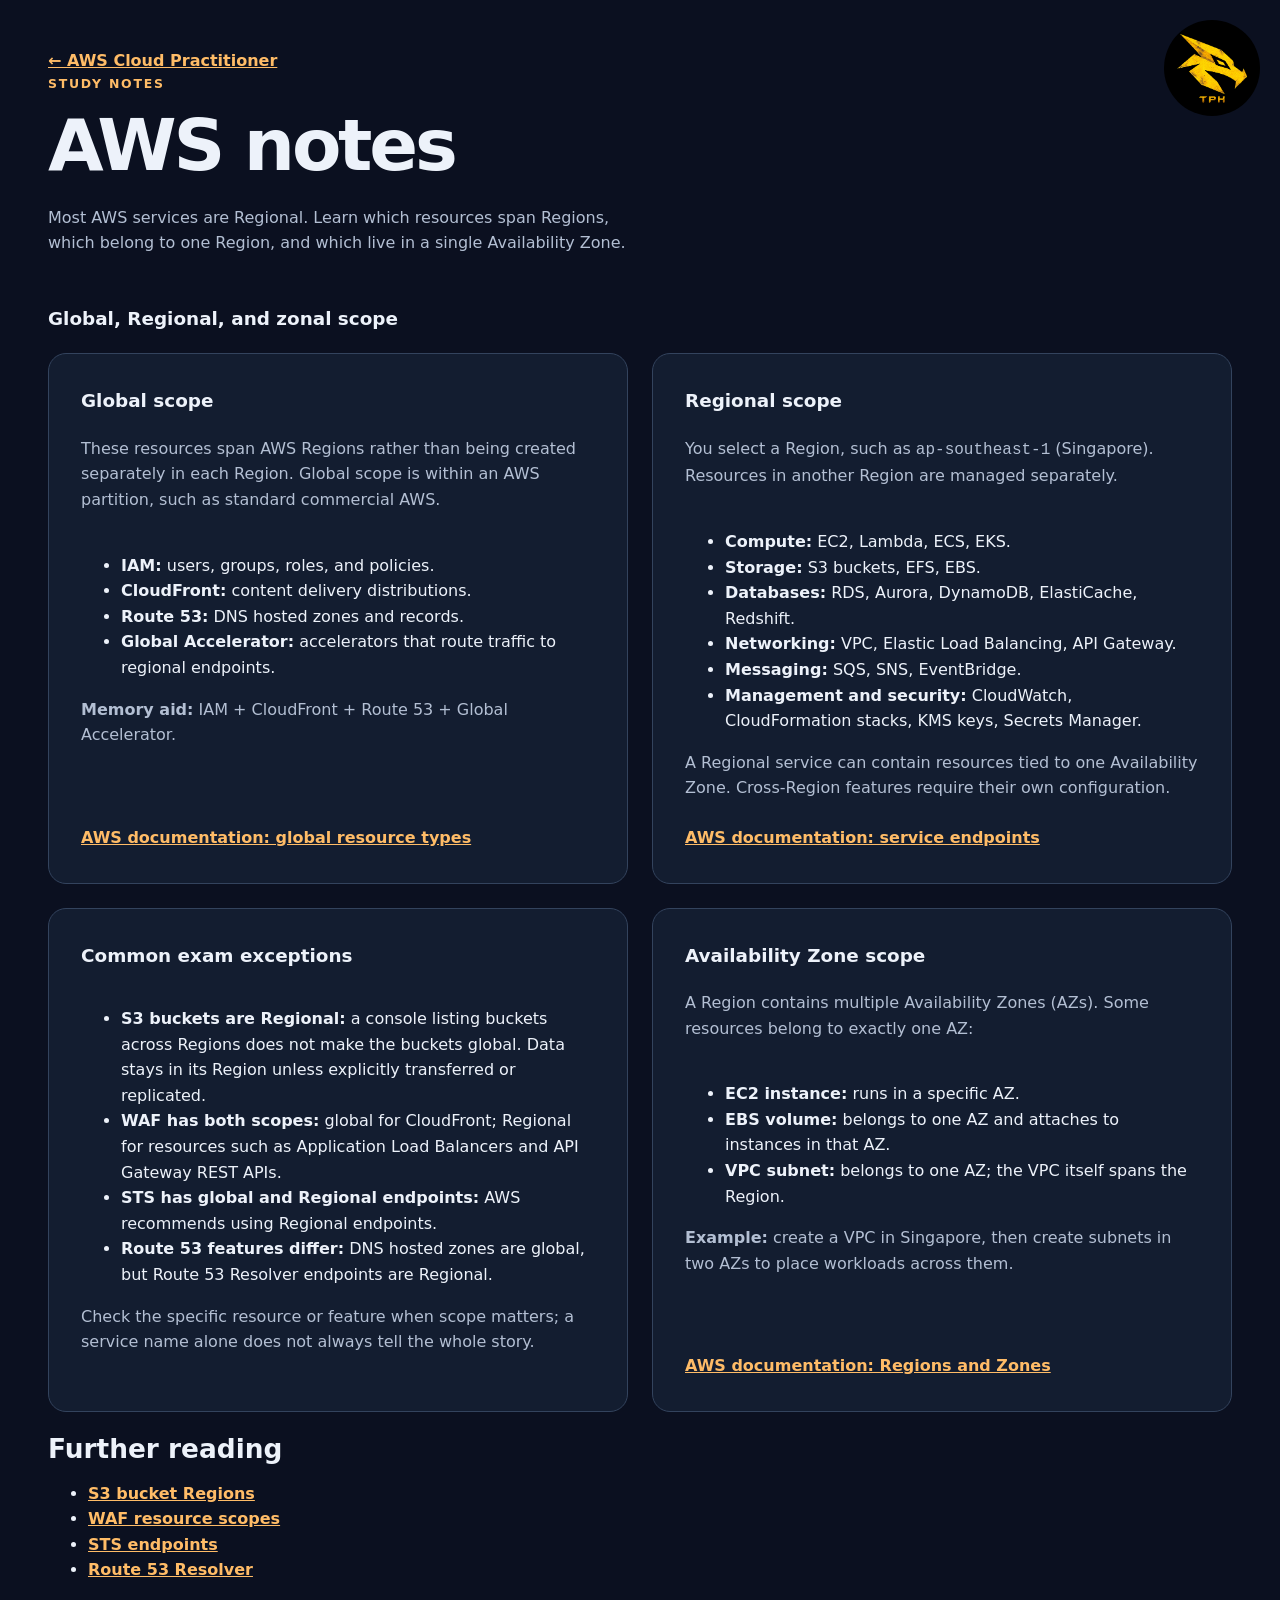
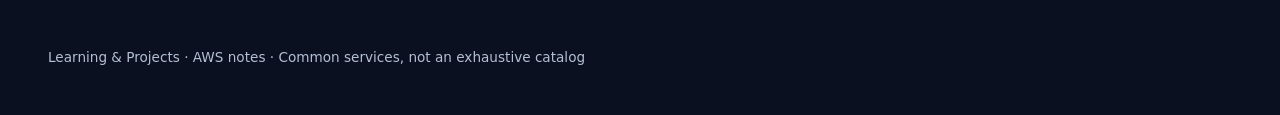
<file: pages/aws-notes.html>
<!doctype html>
<html lang="en">
<head>
<meta charset="utf-8">
<meta name="viewport" content="width=device-width, initial-scale=1">
<meta name="color-scheme" content="dark">
<meta name="description" content="AWS study notes on global, Regional, and Availability Zone resource scopes, with common exam exceptions.">
<title>Study notes — AWS Cloud Practitioner</title>
<link rel="stylesheet" href="../assets/css/main.css?v=20261103-logo-96">
<link rel="icon" type="image/png" href="../assets/images/logo.png">
<link rel="stylesheet" href="../assets/css/site-layout.css?v=2">
</head>
<body>
<a class="skip" href="#notes">Skip to notes</a>
<header>
<img class="site-logo" src="../assets/images/logo.png" alt="TPH dragon logo" width="96" height="96">
<nav aria-label="Main navigation"><a class="action" href="aws.html">← AWS Cloud Practitioner</a></nav>
<div class="eyebrow">Study notes</div>
<h1>AWS notes</h1>
<p class="intro">Most AWS services are Regional. Learn which resources span Regions, which belong to one Region, and which live in a single Availability Zone.</p>
</header>
<main id="notes">
<h2>Global, Regional, and zonal scope</h2>
<div class="grid">
<section class="card" aria-labelledby="global">
<h2 id="global">Global scope</h2>
<p>These resources span AWS Regions rather than being created separately in each Region. Global scope is within an AWS partition, such as standard commercial AWS.</p>
<ul>
<li><strong>IAM:</strong> users, groups, roles, and policies.</li>
<li><strong>CloudFront:</strong> content delivery distributions.</li>
<li><strong>Route 53:</strong> DNS hosted zones and records.</li>
<li><strong>Global Accelerator:</strong> accelerators that route traffic to regional endpoints.</li>
</ul>
<p><strong>Memory aid:</strong> IAM + CloudFront + Route 53 + Global Accelerator.</p>
<a class="action" href="https://docs.aws.amazon.com/config/latest/developerguide/select-resources.html">AWS documentation: global resource types</a>
</section>
<section class="card" aria-labelledby="regional">
<h2 id="regional">Regional scope</h2>
<p>You select a Region, such as <code>ap-southeast-1</code> (Singapore). Resources in another Region are managed separately.</p>
<ul>
<li><strong>Compute:</strong> EC2, Lambda, ECS, EKS.</li>
<li><strong>Storage:</strong> S3 buckets, EFS, EBS.</li>
<li><strong>Databases:</strong> RDS, Aurora, DynamoDB, ElastiCache, Redshift.</li>
<li><strong>Networking:</strong> VPC, Elastic Load Balancing, API Gateway.</li>
<li><strong>Messaging:</strong> SQS, SNS, EventBridge.</li>
<li><strong>Management and security:</strong> CloudWatch, CloudFormation stacks, KMS keys, Secrets Manager.</li>
</ul>
<p>A Regional service can contain resources tied to one Availability Zone. Cross-Region features require their own configuration.</p>
<a class="action" href="https://docs.aws.amazon.com/general/latest/gr/rande.html">AWS documentation: service endpoints</a>
</section>
<section class="card" aria-labelledby="exceptions">
<h2 id="exceptions">Common exam exceptions</h2>
<ul>
<li><strong>S3 buckets are Regional:</strong> a console listing buckets across Regions does not make the buckets global. Data stays in its Region unless explicitly transferred or replicated.</li>
<li><strong>WAF has both scopes:</strong> global for CloudFront; Regional for resources such as Application Load Balancers and API Gateway REST APIs.</li>
<li><strong>STS has global and Regional endpoints:</strong> AWS recommends using Regional endpoints.</li>
<li><strong>Route 53 features differ:</strong> DNS hosted zones are global, but Route 53 Resolver endpoints are Regional.</li>
</ul>
<p>Check the specific resource or feature when scope matters; a service name alone does not always tell the whole story.</p>
</section>
<section class="card" aria-labelledby="zonal">
<h2 id="zonal">Availability Zone scope</h2>
<p>A Region contains multiple Availability Zones (AZs). Some resources belong to exactly one AZ:</p>
<ul>
<li><strong>EC2 instance:</strong> runs in a specific AZ.</li>
<li><strong>EBS volume:</strong> belongs to one AZ and attaches to instances in that AZ.</li>
<li><strong>VPC subnet:</strong> belongs to one AZ; the VPC itself spans the Region.</li>
</ul>
<p><strong>Example:</strong> create a VPC in Singapore, then create subnets in two AZs to place workloads across them.</p>
<a class="action" href="https://docs.aws.amazon.com/AWSEC2/latest/UserGuide/using-regions-availability-zones.html">AWS documentation: Regions and Zones</a>
</section>
</div>
<section aria-labelledby="sources">
<h3 id="sources">Further reading</h3>
<ul>
<li><a class="action" href="https://docs.aws.amazon.com/AmazonS3/latest/userguide/UsingBucket.html">S3 bucket Regions</a></li>
<li><a class="action" href="https://docs.aws.amazon.com/waf/latest/developerguide/how-aws-waf-works-resources.html">WAF resource scopes</a></li>
<li><a class="action" href="https://docs.aws.amazon.com/IAM/latest/UserGuide/id_credentials_temp_region-endpoints.html">STS endpoints</a></li>
<li><a class="action" href="https://docs.aws.amazon.com/Route53/latest/DeveloperGuide/resolver.html">Route 53 Resolver</a></li>
</ul>
</section>
</main>
<footer>Learning &amp; Projects · AWS notes · Common services, not an exhaustive catalog</footer>
</body>
</html>
</file>
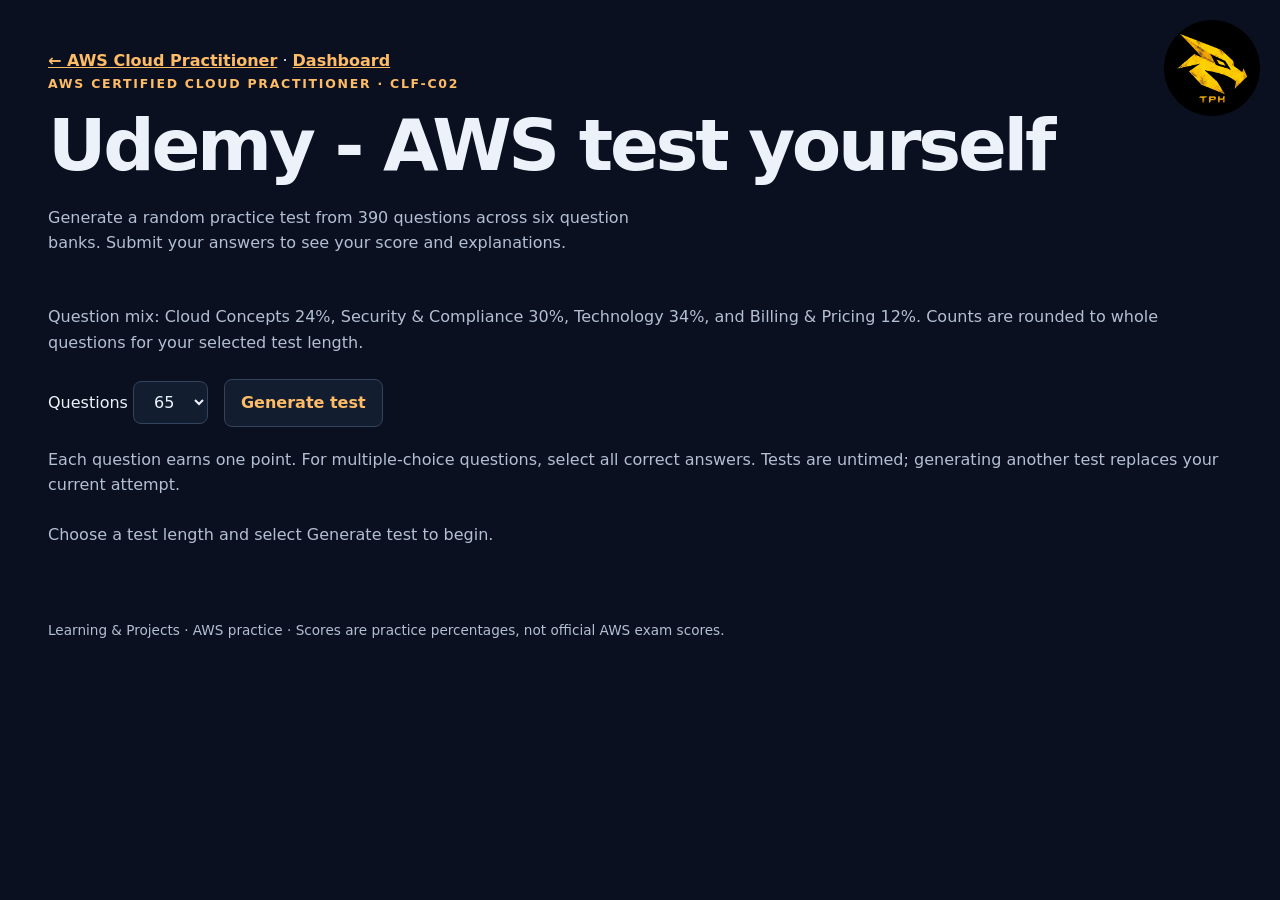
<file: pages/aws-test-yourself.html>
<!doctype html>
<html lang="en">
<head>
<meta charset="utf-8">
<meta name="viewport" content="width=device-width, initial-scale=1">
<meta name="color-scheme" content="dark">
<meta name="description" content="Generate a randomized AWS practice test from 390 questions across six Udemy exams and review your answers.">
<title>Udemy - AWS Test Yourself | 390 Questions, 6 Exams</title>
<link rel="icon" type="image/png" href="../assets/images/logo.png">
<link rel="stylesheet" href="../assets/css/main.css?v=20261103-logo-96">
<link rel="stylesheet" href="../assets/css/aws-test-yourself.css?v=5">
<link rel="stylesheet" href="../assets/css/site-layout.css?v=2">
<script src="../assets/js/aws-question-banks.js?v=4" defer></script>
<script src="../assets/js/aws-test-yourself.js?v=8" defer></script>
</head>
<body>
<a class="skip" href="#test-yourself">Skip to test</a>
<header>
<img class="site-logo" src="../assets/images/logo.png" alt="TPH dragon logo" width="96" height="96">
<nav aria-label="Main navigation"><a class="action" href="aws.html">← AWS Cloud Practitioner</a> · <a class="action" href="../index.html">Dashboard</a></nav>
<div class="eyebrow">AWS Certified Cloud Practitioner · CLF-C02</div>
<h1>Udemy - AWS test yourself</h1>
<p class="intro">Generate a random practice test from 390 questions across six question banks. Submit your answers to see your score and explanations.</p>
</header>
<main id="test-yourself">
<p>Question mix: Cloud Concepts 24%, Security &amp; Compliance 30%, Technology 34%, and Billing &amp; Pricing 12%. Counts are rounded to whole questions for your selected test length.</p>
<form id="generate-form" class="controls">
<label for="question-count">Questions <select id="question-count"><option value="10">10</option><option value="25">25</option><option value="65" selected>65</option></select></label>
<button id="generate" type="submit">Generate test</button>
</form>
<p>Each question earns one point. For multiple-choice questions, select all correct answers. Tests are untimed; generating another test replaces your current attempt.</p>
<p id="status" role="status">Choose a test length and select Generate test to begin.</p>
<noscript><p>Enable JavaScript to generate and score a test.</p></noscript>
<form id="test-form" hidden>
<h2 id="test-heading" tabindex="-1">Your practice test</h2>
<p id="score" role="status" tabindex="-1"></p>
<div class="test-layout">
<nav class="question-sidebar" aria-label="Jump to question">
<p id="question-tracker" role="status" aria-live="polite" aria-atomic="true"></p>
<p class="answer-key">✓ Required number selected · − Too few or too many selected · Gold = current question</p>
<div id="question-navigation"></div>
</nav>
<div class="test-content">
<div id="questions"></div>
<button id="submit-test" type="submit">Submit answers</button>
</div>
</div>
</form>
</main>
<footer>Learning &amp; Projects · AWS practice · Scores are practice percentages, not official AWS exam scores.</footer>
</body>
</html>
</file>
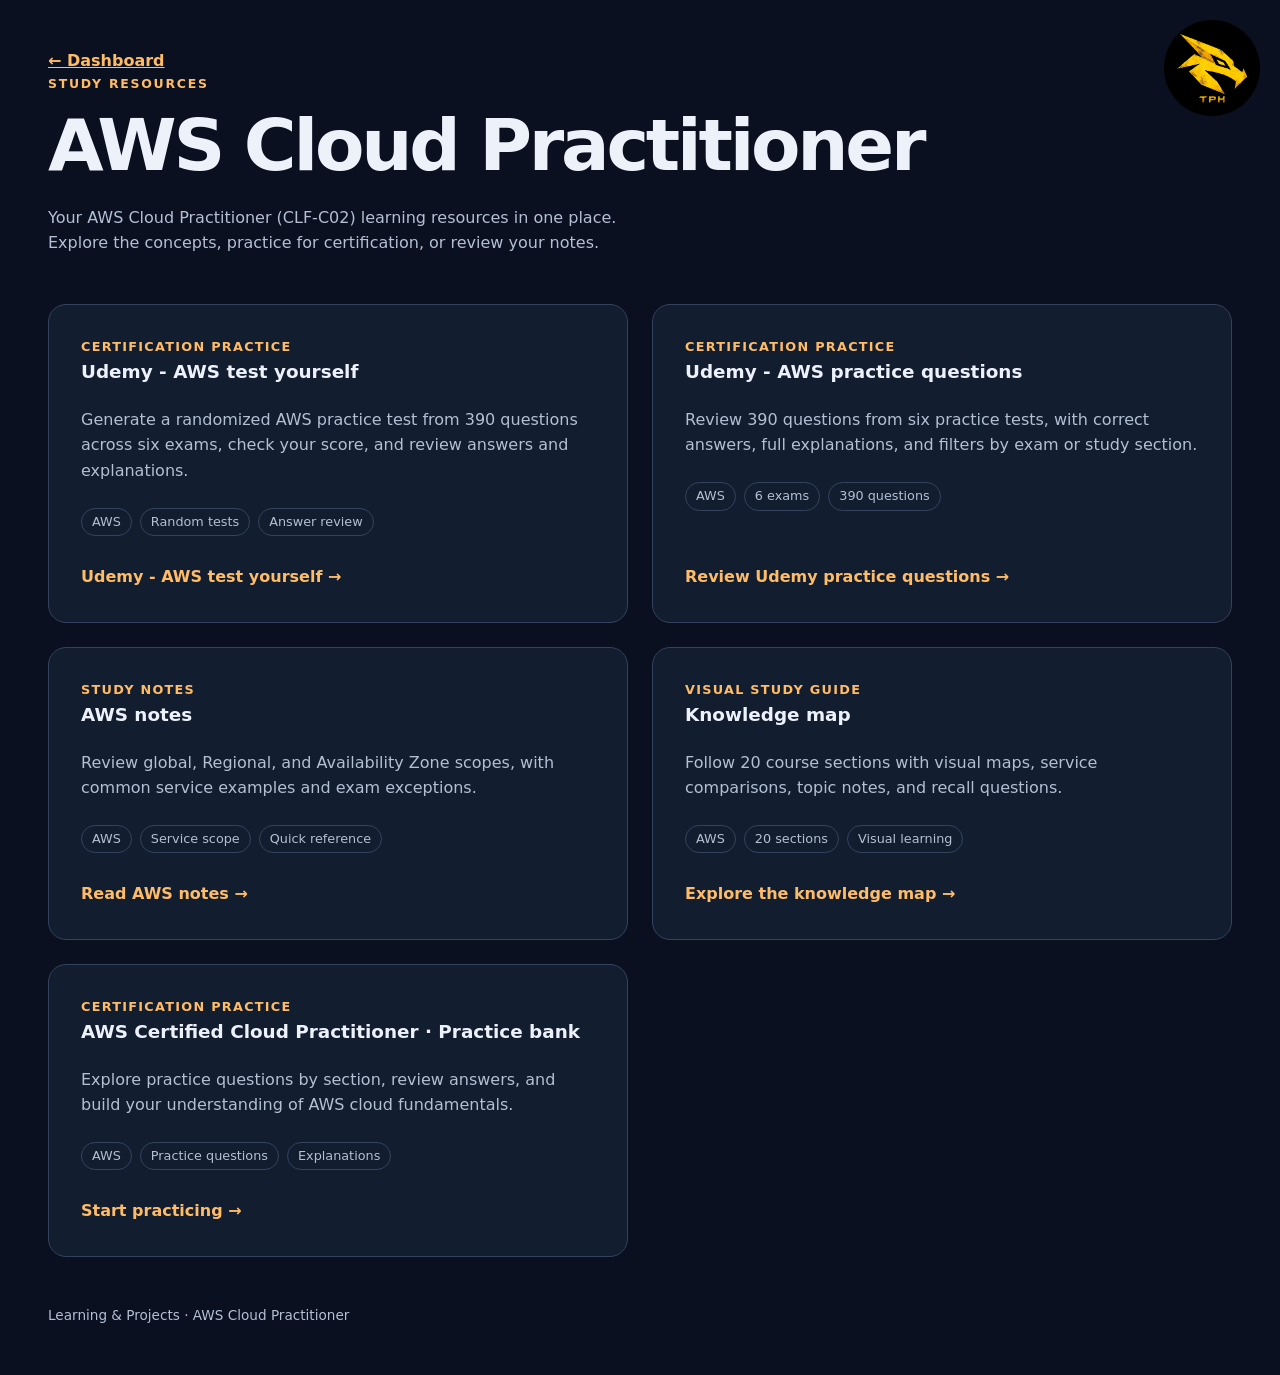
<file: pages/aws.html>
<!doctype html>
<html lang="en">
<head>
<meta charset="utf-8">
<meta name="viewport" content="width=device-width, initial-scale=1">
<meta name="color-scheme" content="dark">
<meta name="description" content="AWS Cloud Practitioner CLF-C02 learning resources: knowledge map, practice questions, and study notes.">
<title>AWS Cloud Practitioner</title>
<link rel="stylesheet" href="../assets/css/main.css?v=20261103-logo-96">
<link rel="icon" type="image/png" href="../assets/images/logo.png">
<link rel="stylesheet" href="../assets/css/site-layout.css?v=2">
</head>
<body>
<a class="skip" href="#resources">Skip to Cloud Practitioner resources</a>
<header>
<img class="site-logo" src="../assets/images/logo.png" alt="TPH dragon logo" width="96" height="96">
<nav aria-label="Main navigation"><a class="action" href="../index.html">← Dashboard</a></nav>
<div class="eyebrow">Study resources</div>
<h1>AWS Cloud Practitioner</h1>
<p class="intro">Your AWS Cloud Practitioner (CLF-C02) learning resources in one place. Explore the concepts, practice for certification, or review your notes.</p>
</header>
<main id="resources">
<div class="grid">
<a class="card" href="aws-test-yourself.html"><span class="label">Certification practice</span><h2>Udemy - AWS test yourself</h2><p>Generate a randomized AWS practice test from 390 questions across six exams, check your score, and review answers and explanations.</p><div class="tags"><span>AWS</span><span>Random tests</span><span>Answer review</span></div><span class="action">Udemy - AWS test yourself <span aria-hidden="true">→</span></span></a>
<a class="card" href="udemy-practice-exams.html"><span class="label">Certification practice</span><h2>Udemy - AWS practice questions</h2><p>Review 390 questions from six practice tests, with correct answers, full explanations, and filters by exam or study section.</p><div class="tags"><span>AWS</span><span>6 exams</span><span>390 questions</span></div><span class="action">Review Udemy practice questions <span aria-hidden="true">→</span></span></a>
<a class="card" href="aws-notes.html"><span class="label">Study notes</span><h2>AWS notes</h2><p>Review global, Regional, and Availability Zone scopes, with common service examples and exam exceptions.</p><div class="tags"><span>AWS</span><span>Service scope</span><span>Quick reference</span></div><span class="action">Read AWS notes <span aria-hidden="true">→</span></span></a>
<a class="card" href="aws-knowledge-map.html"><span class="label">Visual study guide</span><h2>Knowledge map</h2><p>Follow 20 course sections with visual maps, service comparisons, topic notes, and recall questions.</p><div class="tags"><span>AWS</span><span>20 sections</span><span>Visual learning</span></div><span class="action">Explore the knowledge map <span aria-hidden="true">→</span></span></a>
<a class="card" href="aws-cloud-practitioner.html"><span class="label">Certification practice</span><h2>AWS Certified Cloud Practitioner · Practice bank</h2><p>Explore practice questions by section, review answers, and build your understanding of AWS cloud fundamentals.</p><div class="tags"><span>AWS</span><span>Practice questions</span><span>Explanations</span></div><span class="action">Start practicing <span aria-hidden="true">→</span></span></a>
</div>
</main>
<footer>Learning &amp; Projects · AWS Cloud Practitioner</footer>
</body>
</html>
</file>
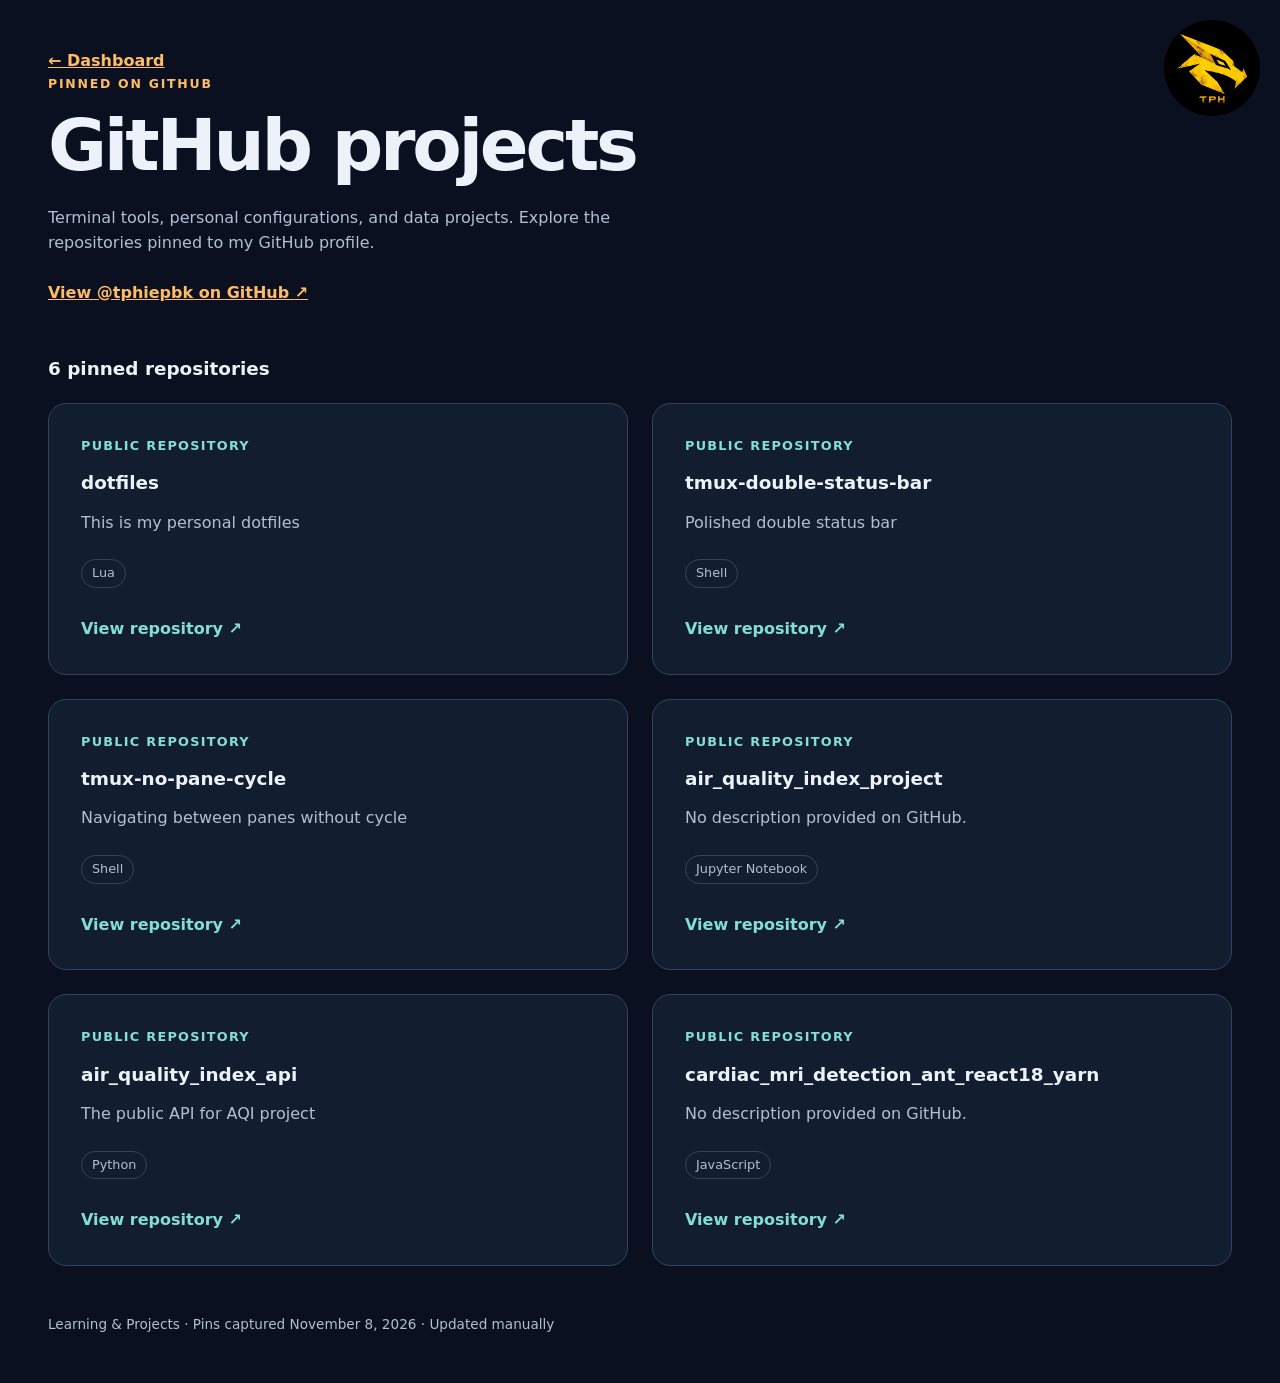
<file: pages/github-projects.html>
<!doctype html>
<html lang="en">
<head>
<meta charset="utf-8">
<meta name="viewport" content="width=device-width, initial-scale=1">
<meta name="color-scheme" content="dark">
<meta name="description" content="Explore tphiepbk's pinned GitHub repositories: dotfiles, tmux tools, air quality projects, and cardiac MRI detection.">
<title>GitHub Projects — Learning &amp; Projects</title>
<link rel="stylesheet" href="../assets/css/main.css?v=20261103-logo-96">
<style>.card h2{overflow-wrap:anywhere;margin:12px 0}.grid .card{height:100%}</style>
<link rel="icon" type="image/png" href="../assets/images/logo.png">
<link rel="stylesheet" href="../assets/css/site-layout.css?v=2">
</head>
<body>
<a class="skip" href="#projects">Skip to projects</a>
<header><img class="site-logo" src="../assets/images/logo.png" alt="TPH dragon logo" width="96" height="96"><nav aria-label="Main navigation"><a class="action" href="../index.html">← Dashboard</a></nav><div class="eyebrow">Pinned on GitHub</div><h1>GitHub projects</h1><p class="intro">Terminal tools, personal configurations, and data projects. Explore the repositories pinned to my GitHub profile.</p><p><a class="action" href="https://github.com/tphiepbk">View @tphiepbk on GitHub <span aria-hidden="true">↗</span></a></p></header>
<main id="projects">
<h2>6 pinned repositories</h2>
<!-- shortcut: pinned repositories are maintained manually; add synchronization when automatic updates are needed. -->
<div class="grid" role="list">
<div role="listitem"><a class="card project" href="https://github.com/tphiepbk/dotfiles"><span class="label">Public repository</span><h2>dotfiles</h2><p>This is my personal dotfiles</p><div class="tags"><span>Lua</span></div><span class="action">View repository <span aria-hidden="true">↗</span></span></a></div>
<div role="listitem"><a class="card project" href="https://github.com/tphiepbk/tmux-double-status-bar"><span class="label">Public repository</span><h2>tmux-double-status-bar</h2><p>Polished double status bar</p><div class="tags"><span>Shell</span></div><span class="action">View repository <span aria-hidden="true">↗</span></span></a></div>
<div role="listitem"><a class="card project" href="https://github.com/tphiepbk/tmux-no-pane-cycle"><span class="label">Public repository</span><h2>tmux-no-pane-cycle</h2><p>Navigating between panes without cycle</p><div class="tags"><span>Shell</span></div><span class="action">View repository <span aria-hidden="true">↗</span></span></a></div>
<div role="listitem"><a class="card project" href="https://github.com/tphiepbk/air_quality_index_project"><span class="label">Public repository</span><h2>air_quality_index_project</h2><p>No description provided on GitHub.</p><div class="tags"><span>Jupyter Notebook</span></div><span class="action">View repository <span aria-hidden="true">↗</span></span></a></div>
<div role="listitem"><a class="card project" href="https://github.com/tphiepbk/air_quality_index_api"><span class="label">Public repository</span><h2>air_quality_index_api</h2><p>The public API for AQI project</p><div class="tags"><span>Python</span></div><span class="action">View repository <span aria-hidden="true">↗</span></span></a></div>
<div role="listitem"><a class="card project" href="https://github.com/tphiepbk/cardiac_mri_detection_ant_react18_yarn"><span class="label">Public repository</span><h2>cardiac_mri_detection_ant_react18_yarn</h2><p>No description provided on GitHub.</p><div class="tags"><span>JavaScript</span></div><span class="action">View repository <span aria-hidden="true">↗</span></span></a></div>
</div>
</main>
<footer>Learning &amp; Projects · Pins captured <time datetime="2026-11-08">November 8, 2026</time> · Updated manually</footer>
</body>
</html>
</file>
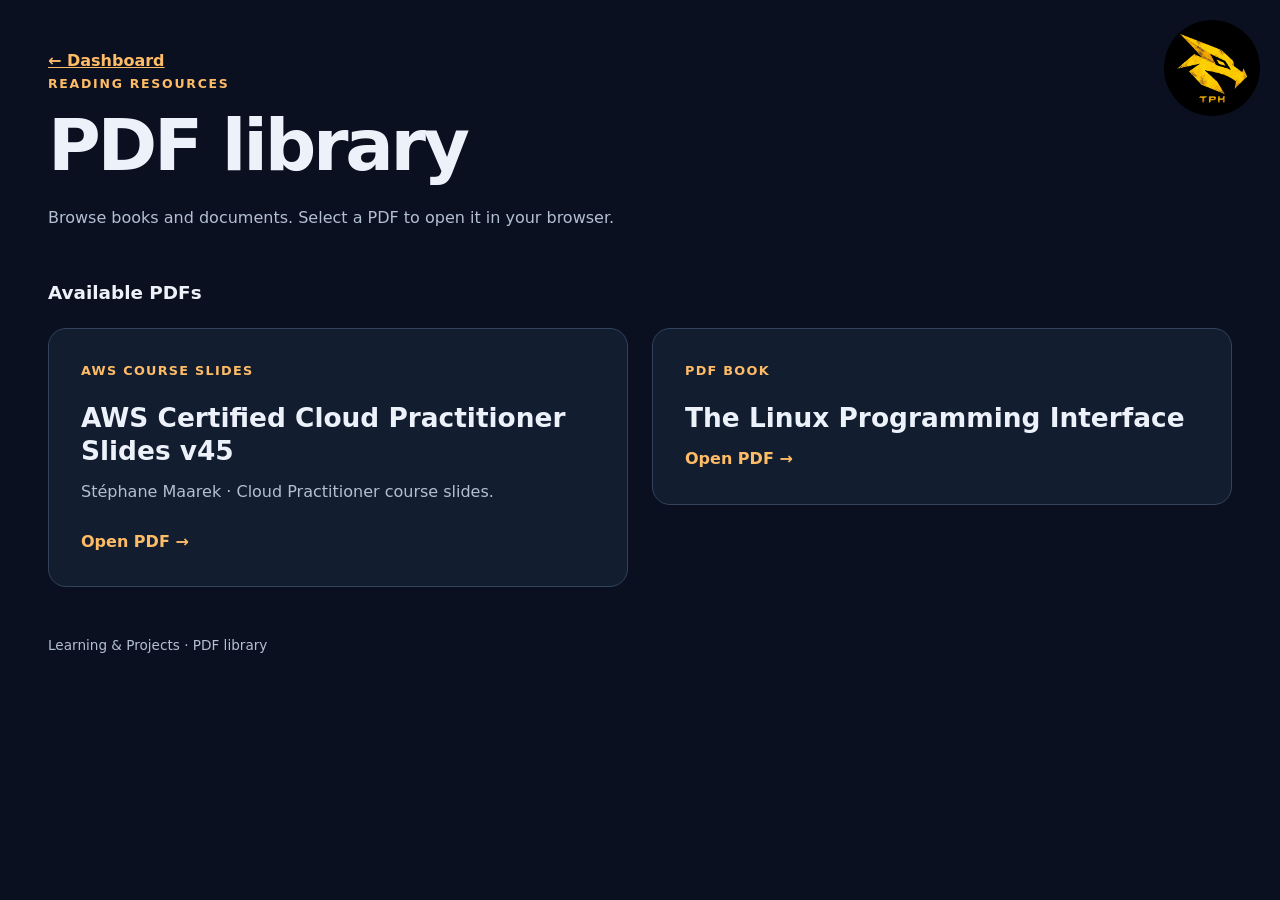
<file: pages/pdf-library.html>
<!doctype html>
<html lang="en">
<head>
<meta charset="utf-8">
<meta name="viewport" content="width=device-width, initial-scale=1">
<meta name="color-scheme" content="dark">
<meta name="description" content="Browse PDF books and documents in the resource library.">
<title>PDF Library — Learning &amp; Projects</title>
<link rel="stylesheet" href="../assets/css/main.css">
<link rel="icon" type="image/png" href="../assets/images/logo.png">
<link rel="stylesheet" href="../assets/css/site-layout.css?v=2">
</head>
<body>
<a class="skip" href="#documents">Skip to documents</a>
<header><img class="site-logo" src="../assets/images/logo.png" alt="TPH dragon logo" width="96" height="96"><nav aria-label="Main navigation"><a class="action" href="../index.html">← Dashboard</a></nav><div class="eyebrow">Reading resources</div><h1>PDF library</h1><p class="intro">Browse books and documents. Select a PDF to open it in your browser.</p></header>
<main id="documents">
<h2>Available PDFs</h2>
<!-- shortcut: PDF links are maintained manually; add generation when the library needs automatic updates. -->
<div class="grid" role="list">
<div role="listitem"><a class="card" href="../resources/AWS%20Certified%20Cloud%20Practitioner%20Slides%20v45.pdf"><span class="label">AWS course slides</span><h3>AWS Certified Cloud Practitioner Slides v45</h3><p>Stéphane Maarek · Cloud Practitioner course slides.</p><span class="action">Open PDF <span aria-hidden="true">→</span></span></a></div>
<div role="listitem"><a class="card" href="../resources/TheLinuxProgrammingInterface.pdf"><span class="label">PDF book</span><h3>The Linux Programming Interface</h3><span class="action">Open PDF <span aria-hidden="true">→</span></span></a></div>
</div>
</main>
<footer>Learning &amp; Projects · PDF library</footer>
</body>
</html>
</file>
<file: assets/css/main.css>
:root{color-scheme:dark;--bg:#0b1020;--panel:#131d30;--line:#33435d;--text:#edf2fa;--muted:#b3bfd3;--accent:#ffbc67;--link:#83dfd3}
*{box-sizing:border-box}body{margin:0;background:var(--bg);color:var(--text);font:16px/1.6 system-ui,-apple-system,BlinkMacSystemFont,"Segoe UI",sans-serif}header,main,footer{max-width:1120px;margin:auto;padding:24px}header{padding-top:64px}.eyebrow{color:var(--accent);font-size:.78rem;font-weight:750;text-transform:uppercase;letter-spacing:.14em}h1{font-size:clamp(2.5rem,7vw,4.5rem);line-height:1.1;letter-spacing:-.045em;margin:12px 0 20px}h2{font-size:1.15rem;margin:0 0 20px}h3{font-size:1.65rem;line-height:1.25;margin:20px 0 12px}p{color:var(--muted);margin:0 0 24px}.intro{max-width:600px}.grid{display:grid;grid-template-columns:repeat(2,minmax(0,1fr));gap:24px}.card{display:flex;flex-direction:column;padding:32px;border:1px solid var(--line);border-radius:18px;background:var(--panel);color:var(--text);text-decoration:none;transition:border-color .15s,background .15s}.card:hover{border-color:var(--accent);background:#1b2940}.card:focus-visible,.skip:focus-visible{outline:3px solid var(--accent);outline-offset:5px}.label{font-size:.8rem;color:var(--accent);font-weight:700;text-transform:uppercase;letter-spacing:.1em}.project .label{color:var(--link)}.tags{display:flex;flex-wrap:wrap;gap:8px;margin-bottom:28px}.tags span{border:1px solid var(--line);border-radius:99px;padding:3px 10px;font-size:.8rem;color:var(--muted)}.action{margin-top:auto;color:var(--accent);font-weight:700}.project .action{color:var(--link)}footer{color:var(--muted);font-size:.85rem;padding-top:40px;padding-bottom:40px}.skip{position:absolute;top:-100px;left:24px;padding:10px;background:var(--panel);color:var(--link)}.skip:focus{top:10px}@media(max-width:650px){header{padding-top:40px}.grid{grid-template-columns:1fr}.card{padding:24px}header,main,footer{padding-left:20px;padding-right:20px}}@media(prefers-reduced-motion:reduce){.card{transition:none}}

.dashboard > header,.dashboard > main,.dashboard > footer{width:100%;max-width:none;padding:24px 48px}.dashboard > header{padding-top:48px;padding-bottom:0}.dashboard > footer{padding-bottom:48px}.dashboard h1{margin:12px 0}.dashboard .intro{margin-bottom:0}.dashboard .grid{grid-template-columns:repeat(3,minmax(0,1fr));gap:16px}.dashboard .card{padding:24px}.dashboard .card h2{font-size:1.65rem;line-height:1.25;margin:12px 0}.dashboard .card p,.dashboard .tags{margin-bottom:20px}
@media(max-width:650px){.dashboard .grid{grid-template-columns:1fr}}
@media(max-width:760px){.dashboard > header,.dashboard > main,.dashboard > footer{padding-left:24px;padding-right:24px}.dashboard > header{padding-top:32px}}
</file>
<file: assets/css/site-layout.css>
body > header,body > main,body > footer{box-sizing:border-box;width:100%;max-width:none;margin-left:auto;margin-right:auto;padding:24px 48px}
body > header{position:relative;padding-top:48px;padding-right:136px;padding-bottom:0;min-height:144px}
body > footer{padding-bottom:48px}
.site-logo{position:absolute;top:20px;right:20px;width:96px;height:96px;border-radius:50%;object-fit:cover}
@media(max-width:760px){body > header,body > main,body > footer{padding-left:24px;padding-right:24px}body > header{padding-top:32px;padding-right:136px}}
</file>
<file: assets/css/aws-knowledge-map.css>
h1{font-size:clamp(2rem,4.5vw,3.6rem);max-width:1000px}h1 span{display:block;font-size:.48em;line-height:1.45;letter-spacing:-.02em;color:var(--muted);margin-top:14px}.intro{max-width:750px}.page-nav{display:flex;flex-wrap:wrap;gap:12px 24px;margin-bottom:28px}a{color:var(--link);text-underline-offset:4px}a:hover{color:var(--accent)}:focus-visible{outline:3px solid var(--accent);outline-offset:4px}.skip{z-index:10}.map-stats{display:flex;flex-wrap:wrap;gap:10px 28px;color:var(--muted);font-size:.9rem}.map-stats b{color:var(--accent);margin-right:5px;font-size:1.15rem}
.study-layout{display:grid;grid-template-columns:255px minmax(0,1fr);gap:36px;align-items:start}.contents{position:sticky;top:20px;max-height:calc(100vh - 40px);overflow:auto;padding-right:15px;scrollbar-width:thin}.contents h2{margin-bottom:4px}.contents p{font-size:.8rem;margin-bottom:14px}.contents ol{list-style:none;margin:0;padding:0}.contents li{margin:2px 0}.contents nav a{display:flex;gap:12px;padding:8px 10px;text-decoration:none;font-size:.83rem;line-height:1.4;border-left:2px solid var(--line);color:var(--muted)}.contents nav a span{color:var(--accent);font-variant-numeric:tabular-nums}.contents nav a:hover,.contents nav a:focus-visible{background:var(--panel);border-left-color:var(--accent);color:var(--text)}.back-top{display:inline-block;margin:18px 10px;font-size:.85rem}.study-body{min-width:0}.guide-intro{padding:28px;border:1px solid var(--line);border-radius:16px;background:linear-gradient(120deg,#182941,var(--panel))}.guide-intro h2{font-size:1.5rem;line-height:1.35;margin:10px 0}.guide-intro p{margin-bottom:20px}.learning-route{list-style:none;padding:0;display:grid;grid-template-columns:repeat(4,minmax(0,1fr));gap:12px}.learning-route li{border-top:2px solid var(--link);padding-top:12px}.learning-route a{display:block;text-decoration:none;font-size:.78rem;color:var(--link)}.learning-route b{display:block;color:var(--text);font-size:.9rem;margin-top:6px}.guide-intro .source-note{margin:20px 0 0;padding-top:18px;border-top:1px solid var(--line);font-size:.8rem;line-height:1.65}
.study-controls{display:flex;flex-wrap:wrap;gap:12px;align-items:flex-end;margin:24px 0}.search-field{flex:1 1 280px}label{display:block;font-size:.85rem;font-weight:650;margin-bottom:7px}input,button{font:inherit;color:var(--text);background:var(--panel);border:1px solid var(--line);border-radius:8px;padding:11px 14px}input{width:100%;min-width:0}button{cursor:pointer;font-size:.86rem;min-height:47px}button:hover{border-color:var(--accent)}#search-status{flex-basis:100%;margin:0;color:var(--muted);font-size:.8rem}
.study-section{padding:30px 0;border-bottom:1px solid var(--line);scroll-margin-top:20px}.section-heading{display:flex;gap:18px;align-items:flex-start;margin-bottom:22px}.section-number{display:grid;place-items:center;flex:0 0 48px;height:48px;background:#30291e;border:1px solid #675031;border-radius:12px;color:var(--accent);font-size:1.25rem;font-weight:750}.section-meta{color:var(--accent);font-size:.73rem;letter-spacing:.07em;text-transform:uppercase}.section-heading h2{font-size:clamp(1.35rem,2.3vw,1.85rem);line-height:1.3;margin:6px 0 8px}.section-heading p{margin:0;font-size:.93rem}.section-top{margin-left:auto;padding:4px 10px;text-decoration:none}.concept-map{margin:0 0 20px;padding:22px;background:#101b2c;border:1px solid #35516a;border-radius:12px}.map-nodes{list-style:none;display:grid;grid-template-columns:repeat(4,minmax(0,1fr));gap:12px;padding:0;margin:0}.map-nodes li{min-width:0;background:#192b3e;border-top:3px solid var(--link);padding:15px 13px;border-radius:6px}.map-nodes strong{display:block;font-size:.9rem;line-height:1.4;color:#d8fff6;margin-bottom:8px}.map-nodes span{display:block;font-size:.8rem;line-height:1.5;color:var(--muted)}figcaption{color:var(--muted);font-size:.8rem;line-height:1.55;margin-top:16px}#architecture .map-nodes{grid-template-columns:repeat(3,minmax(0,1fr))}
#cloud .map-nodes li,#iam .map-nodes li,#global .map-nodes li,#integration .map-nodes li{position:relative}#cloud .map-nodes li:not(:last-child)::after,#iam .map-nodes li:not(:last-child)::after,#global .map-nodes li:not(:last-child)::after,#integration .map-nodes li:not(:last-child)::after{content:'→';position:absolute;right:-13px;top:45%;color:var(--link);z-index:1;font-size:1rem}
.topic-grid{display:grid;grid-template-columns:repeat(2,minmax(0,1fr));gap:10px;align-items:start}.topic{border:1px solid var(--line);border-radius:8px;background:var(--panel);overflow-wrap:anywhere}.topic summary{padding:14px 16px;font-weight:650;font-size:.92rem;cursor:pointer}.topic summary::marker{color:var(--link)}.topic[open]{border-color:#52718b}.topic[open] summary{color:var(--link)}.topic p{font-size:.9rem;margin:0;padding:0 16px 18px;line-height:1.75}.recall{margin-top:18px;border-left:3px solid var(--accent);padding:16px 20px;background:#211f24;border-radius:0 8px 8px 0}.recall summary{cursor:pointer;font-size:.93rem;font-weight:600}.recall summary::marker{color:var(--accent)}.recall summary span{display:block;color:var(--accent);font-size:.7rem;text-transform:uppercase;letter-spacing:.09em;margin-bottom:6px}.recall p{margin:14px 0 0;font-size:.9rem}.next-step{margin-top:32px;display:flex;align-items:center;justify-content:space-between;gap:24px;padding:28px;border:1px solid var(--line);border-radius:12px;background:var(--panel)}.next-step h2{font-size:1.5rem;margin:8px 0}.next-step p{margin:0;font-size:.9rem}.next-step>a{flex-shrink:0;font-weight:700}#no-results{padding:28px;background:var(--panel);border:1px solid var(--line);border-radius:10px}[hidden]{display:none!important}
@media(min-width:1600px){.study-layout{grid-template-columns:280px minmax(0,1fr);gap:48px}.topic-grid{grid-template-columns:repeat(3,minmax(0,1fr))}}
@media(max-width:1100px){.study-layout{grid-template-columns:220px minmax(0,1fr);gap:24px}.map-nodes,.learning-route{grid-template-columns:repeat(2,minmax(0,1fr))}#cloud .map-nodes li::after,#iam .map-nodes li::after,#global .map-nodes li::after,#integration .map-nodes li::after{display:none}.topic-grid{grid-template-columns:1fr}}
@media(max-width:760px){.study-layout{grid-template-columns:1fr;gap:20px}.contents{position:static;max-height:none;padding:18px;border:1px solid var(--line);border-radius:12px}.contents ol{display:grid;grid-template-columns:repeat(2,minmax(0,1fr));gap:4px}.contents nav a{height:100%;padding:8px 6px}.contents .back-top{display:none}.guide-intro{padding:20px}.concept-map{padding:16px}.section-heading{gap:12px}.section-number{flex-basis:38px;height:38px;font-size:1rem}.section-top{padding:0 5px}.section-heading h2{overflow-wrap:anywhere}.next-step{flex-direction:column;align-items:flex-start;padding:20px}.study-section{padding:26px 0}#architecture .map-nodes{grid-template-columns:repeat(2,minmax(0,1fr))}.page-nav{gap:10px;font-size:.85rem}h1{overflow-wrap:anywhere}}
@media(max-width:420px){.contents ol{grid-template-columns:1fr}.map-nodes,#architecture .map-nodes{grid-template-columns:1fr}.learning-route{gap:16px}.section-heading{flex-wrap:wrap}.section-heading>div{flex:1;min-width:0}.map-nodes li{padding:12px}.map-nodes strong{margin-bottom:4px}}
@media print{body{background:white;color:black}.contents,.study-controls,.skip,.page-nav,.section-top,.next-step{display:none!important}.study-layout{display:block}p,.map-nodes span,figcaption,.section-heading p{color:#333}.study-section{break-inside:avoid}.topic,.concept-map,.map-nodes li,.recall,.guide-intro{background:white;color:black;border-color:#777}.map-nodes strong,.topic[open] summary{color:#154c47}h1 span{color:#333}}
</file>
<file: assets/css/aws-test-yourself.css>
.controls{display:flex;align-items:center;flex-wrap:wrap;gap:16px;margin-bottom:20px}
button,select{font:inherit;color:var(--text);background:var(--panel);border:1px solid var(--line);border-radius:8px;padding:10px 16px}
button{cursor:pointer;color:var(--accent);font-weight:700}button:disabled{opacity:.6;cursor:default}
button:focus-visible,select:focus-visible,input:focus-visible,a:focus-visible{outline:3px solid var(--accent);outline-offset:3px}
fieldset{min-width:0;margin:0 0 24px;padding:20px;border:1px solid var(--line);border-radius:12px;background:var(--panel)}
legend{max-width:100%;padding:0 8px;font-weight:700;overflow-wrap:anywhere}
.choice{display:flex;align-items:flex-start;gap:14px;min-height:52px;margin:8px 0;padding:12px;border:2px solid var(--line);border-radius:10px;cursor:pointer}
.choice input{flex:0 0 26px;width:26px;height:26px;margin:0;accent-color:var(--accent);cursor:inherit}
.choice span{min-width:0;overflow-wrap:anywhere}
.choice:hover,.choice:focus-within{border-color:var(--accent)}
.choice:has(input:checked){border-color:var(--accent);background:#30291f}
.choice:has(input:disabled){cursor:default}
.answer-review{margin-top:16px;padding-top:16px;border-top:1px solid var(--line)}
.answer-review p{white-space:pre-wrap;overflow-wrap:anywhere}.answer-review summary{cursor:pointer;color:var(--link)}
#score{font-weight:700;color:var(--accent)}
.test-layout{display:grid;grid-template-columns:240px minmax(0,1fr);gap:24px;align-items:start}
.question-sidebar{position:sticky;top:12px;z-index:1;padding:16px;border:1px solid var(--line);border-radius:12px;background:var(--panel);max-height:calc(100dvh - 24px);overflow:auto}
#question-tracker{margin:0 0 12px;color:var(--accent);font-weight:700}
#question-navigation{display:grid;grid-template-columns:repeat(4,minmax(0,1fr));gap:6px}
#question-navigation button{min-height:44px;padding:6px}
#question-navigation button[data-answered="true"]{border-color:var(--link);color:var(--link);background:#163431}
#question-navigation button[aria-current]{background:var(--accent);color:var(--bg);border-color:var(--accent)}
.question-sidebar .answer-key{margin:0 0 12px;font-size:.8rem}
#questions fieldset{scroll-margin-top:24px}
#questions fieldset:focus-visible{outline:3px solid var(--accent);outline-offset:3px}
@media(max-width:760px){.test-layout{grid-template-columns:minmax(0,1fr)}.question-sidebar{padding:12px;max-height:160px}#question-navigation{grid-template-columns:repeat(auto-fill,minmax(44px,1fr))}#questions fieldset,#questions input,#questions summary{scroll-margin-top:188px}}
</file>
